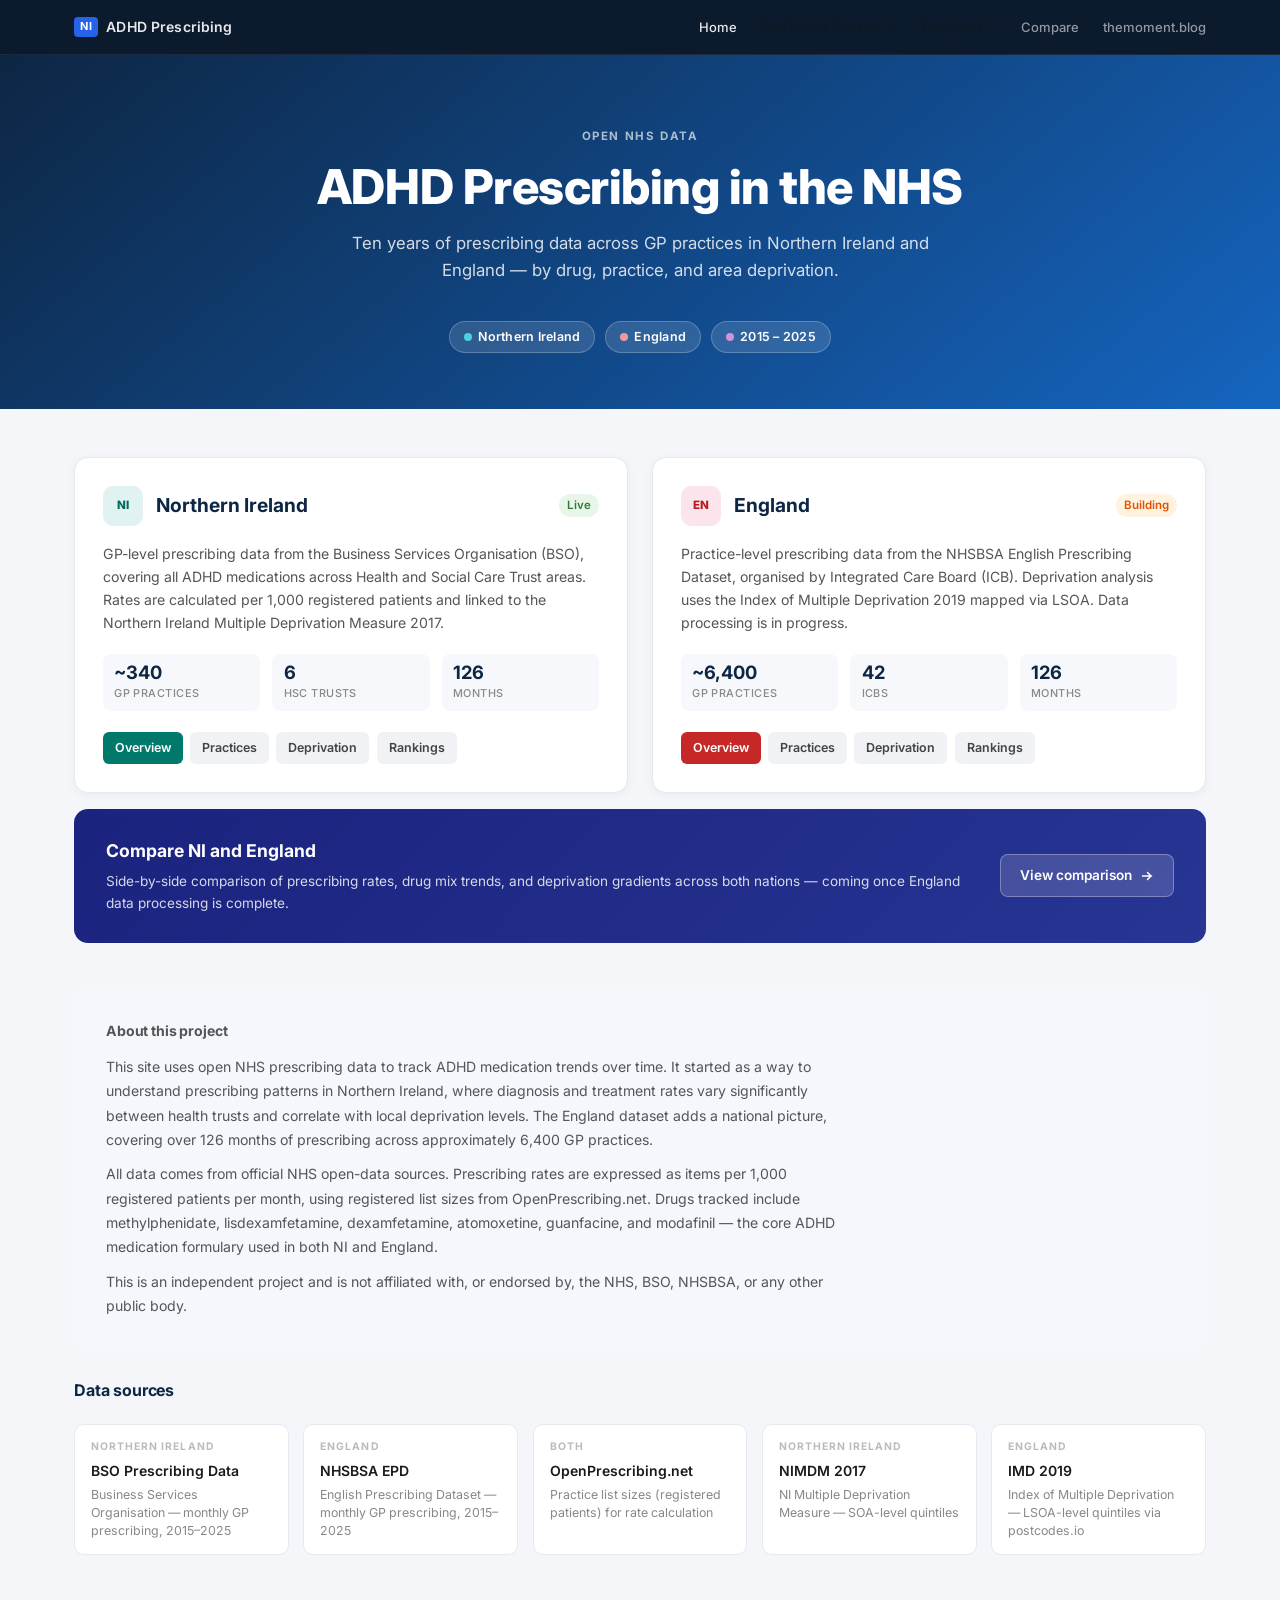
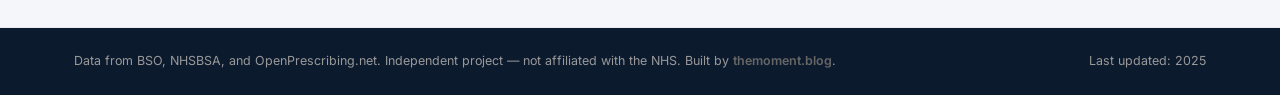
<file: site/index.html>
<!DOCTYPE html>
<html lang="en">
<head>
  <meta charset="UTF-8">
  <meta name="viewport" content="width=device-width, initial-scale=1.0">
  <meta name="description" content="Explore ten years of ADHD prescribing data across GP practices in Northern Ireland and England — by drug, practice, and area deprivation.">
  <title>ADHD Prescribing — NHS Data Explorer</title>
  <!-- Google tag (gtag.js) -->
  <script async src="https://www.googletagmanager.com/gtag/js?id=G-5LJ0CR89X2"></script>
  <script>
    window.dataLayer = window.dataLayer || [];
    function gtag(){dataLayer.push(arguments);}
    gtag('js', new Date());
    gtag('config', 'G-5LJ0CR89X2');
  </script>
  <link rel="preconnect" href="https://fonts.googleapis.com">
  <link rel="preconnect" href="https://fonts.gstatic.com" crossorigin>
  <link href="https://fonts.googleapis.com/css2?family=Inter:ital,wght@0,400;0,500;0,600;0,700;0,800;1,400&display=swap" rel="stylesheet">
  <link rel="stylesheet" href="css/style.css">
  <link rel="stylesheet" href="css/nav-ext.css">
</head>
<body>

  <header class="site-header">
    <div class="container header-inner">
      <a href="index.html" class="site-brand">
        <span class="brand-pill">NI</span>
        ADHD Prescribing
      </a>
      <nav class="site-nav" id="site-nav" aria-label="Site navigation">

        <a href="index.html" class="nav-link nav-link--active" aria-current="page">Home</a>

        <div class="nav-dropdown" data-dropdown>
          <button class="nav-link nav-dropdown-btn" aria-expanded="false" aria-haspopup="true">
            Northern Ireland
            <svg class="dropdown-arrow" width="10" height="6" viewBox="0 0 10 6" fill="none" aria-hidden="true">
              <path d="M1 1l4 4 4-4" stroke="currentColor" stroke-width="1.5" stroke-linecap="round" stroke-linejoin="round"/>
            </svg>
          </button>
          <div class="nav-dropdown-menu" role="menu">
            <a href="overview.html"    class="nav-dropdown-item" role="menuitem">Overview</a>
            <a href="deprivation.html" class="nav-dropdown-item" role="menuitem">Deprivation</a>
            <a href="practices.html"   class="nav-dropdown-item" role="menuitem">All Practices</a>
            <a href="rankings.html"    class="nav-dropdown-item" role="menuitem">Rankings</a>
          </div>
        </div>

        <div class="nav-dropdown" data-dropdown>
          <button class="nav-link nav-dropdown-btn" aria-expanded="false" aria-haspopup="true">
            England
            <svg class="dropdown-arrow" width="10" height="6" viewBox="0 0 10 6" fill="none" aria-hidden="true">
              <path d="M1 1l4 4 4-4" stroke="currentColor" stroke-width="1.5" stroke-linecap="round" stroke-linejoin="round"/>
            </svg>
          </button>
          <div class="nav-dropdown-menu" role="menu">
            <a href="england/index.html"       class="nav-dropdown-item" role="menuitem">Overview</a>
            <a href="england/deprivation.html" class="nav-dropdown-item" role="menuitem">Deprivation</a>
            <a href="england/practices.html"   class="nav-dropdown-item" role="menuitem">All Practices</a>
            <a href="england/rankings.html"    class="nav-dropdown-item" role="menuitem">Rankings</a>
          </div>
        </div>

        <a href="comparison.html" class="nav-link">Compare</a>
        <a href="https://themoment.blog" target="_blank" rel="noopener" class="nav-link">themoment.blog</a>

      </nav>
      <button class="nav-toggle" id="nav-toggle" aria-label="Open navigation menu" aria-expanded="false" aria-controls="site-nav">
        <span class="hamburger-bar"></span>
        <span class="hamburger-bar"></span>
        <span class="hamburger-bar"></span>
      </button>
    </div>
  </header>

  <!-- Hero -->
  <div class="home-hero">
    <div class="container">
      <p class="home-hero-eyebrow">Open NHS Data</p>
      <h1 class="home-hero-title">ADHD Prescribing in the NHS</h1>
      <p class="home-hero-subtitle">
        Ten years of prescribing data across GP practices in Northern Ireland
        and England — by drug, practice, and area deprivation.
      </p>
      <div class="home-hero-badges">
        <span class="hero-badge">
          <span class="hero-badge-dot hero-badge-dot--ni"></span>
          Northern Ireland
        </span>
        <span class="hero-badge">
          <span class="hero-badge-dot hero-badge-dot--en"></span>
          England
        </span>
        <span class="hero-badge">
          <span class="hero-badge-dot hero-badge-dot--cmp"></span>
          2015 – 2025
        </span>
      </div>
    </div>
  </div>

  <main>
    <div class="container">

      <!-- Section cards -->
      <div class="home-sections">

        <!-- Northern Ireland -->
        <div class="section-card">
          <div class="section-card-header">
            <div class="section-card-icon section-card-icon--ni">NI</div>
            <div class="section-card-title">Northern Ireland</div>
            <span class="section-card-status status--live">Live</span>
          </div>
          <p class="section-card-desc">
            GP-level prescribing data from the Business Services Organisation (BSO),
            covering all ADHD medications across Health and Social Care Trust areas.
            Rates are calculated per 1,000 registered patients and linked to the
            Northern Ireland Multiple Deprivation Measure 2017.
          </p>
          <div class="section-card-stats">
            <div class="stat-chip">
              <div class="stat-chip-value">~340</div>
              <div class="stat-chip-label">GP practices</div>
            </div>
            <div class="stat-chip">
              <div class="stat-chip-value">6</div>
              <div class="stat-chip-label">HSC Trusts</div>
            </div>
            <div class="stat-chip">
              <div class="stat-chip-value">126</div>
              <div class="stat-chip-label">months</div>
            </div>
          </div>
          <div class="section-card-links">
            <a href="overview.html"    class="card-link card-link--ni">Overview</a>
            <a href="practices.html"   class="card-link card-link--ghost">Practices</a>
            <a href="deprivation.html" class="card-link card-link--ghost">Deprivation</a>
            <a href="rankings.html"    class="card-link card-link--ghost">Rankings</a>
          </div>
        </div>

        <!-- England -->
        <div class="section-card">
          <div class="section-card-header">
            <div class="section-card-icon section-card-icon--england">EN</div>
            <div class="section-card-title">England</div>
            <span class="section-card-status status--building">Building</span>
          </div>
          <p class="section-card-desc">
            Practice-level prescribing data from the NHSBSA English Prescribing
            Dataset, organised by Integrated Care Board (ICB). Deprivation analysis
            uses the Index of Multiple Deprivation 2019 mapped via LSOA.
            Data processing is in progress.
          </p>
          <div class="section-card-stats">
            <div class="stat-chip">
              <div class="stat-chip-value">~6,400</div>
              <div class="stat-chip-label">GP practices</div>
            </div>
            <div class="stat-chip">
              <div class="stat-chip-value">42</div>
              <div class="stat-chip-label">ICBs</div>
            </div>
            <div class="stat-chip">
              <div class="stat-chip-value">126</div>
              <div class="stat-chip-label">months</div>
            </div>
          </div>
          <div class="section-card-links">
            <a href="england/index.html"       class="card-link card-link--en">Overview</a>
            <a href="england/practices.html"   class="card-link card-link--ghost">Practices</a>
            <a href="england/deprivation.html" class="card-link card-link--ghost">Deprivation</a>
            <a href="england/rankings.html"    class="card-link card-link--ghost">Rankings</a>
          </div>
        </div>

      </div><!-- /home-sections -->

      <!-- Compare teaser -->
      <div class="compare-teaser">
        <div class="compare-teaser-text">
          <h2>Compare NI and England</h2>
          <p>
            Side-by-side comparison of prescribing rates, drug mix trends, and
            deprivation gradients across both nations — coming once England
            data processing is complete.
          </p>
        </div>
        <a href="comparison.html" class="compare-teaser-btn">
          View comparison
          <svg width="14" height="14" viewBox="0 0 14 14" fill="none" aria-hidden="true">
            <path d="M2.5 7h9M7.5 3.5L11 7l-3.5 3.5" stroke="currentColor" stroke-width="1.5" stroke-linecap="round" stroke-linejoin="round"/>
          </svg>
        </a>
      </div>

      <!-- About -->
      <div class="home-about">
        <p class="home-section-title">About this project</p>
        <p>
          This site uses open NHS prescribing data to track ADHD medication trends
          over time. It started as a way to understand prescribing patterns in
          Northern Ireland, where diagnosis and treatment rates vary significantly
          between health trusts and correlate with local deprivation levels. The England
          dataset adds a national picture, covering over 126 months of prescribing
          across approximately 6,400 GP practices.
        </p>
        <p>
          All data comes from official NHS open-data sources. Prescribing rates
          are expressed as items per 1,000 registered patients per month, using
          registered list sizes from OpenPrescribing.net. Drugs tracked include
          methylphenidate, lisdexamfetamine, dexamfetamine, atomoxetine, guanfacine,
          and modafinil — the core ADHD medication formulary used in both NI and England.
        </p>
        <p>
          This is an independent project and is not affiliated with, or endorsed by,
          the NHS, BSO, NHSBSA, or any other public body.
        </p>
      </div>

      <!-- Data sources -->
      <p class="home-section-title" style="margin-bottom: 0.75rem;">Data sources</p>
      <div class="data-sources">
        <div class="data-source-card">
          <div class="ds-region">Northern Ireland</div>
          <div class="ds-name">BSO Prescribing Data</div>
          <div class="ds-detail">Business Services Organisation — monthly GP prescribing, 2015–2025</div>
        </div>
        <div class="data-source-card">
          <div class="ds-region">England</div>
          <div class="ds-name">NHSBSA EPD</div>
          <div class="ds-detail">English Prescribing Dataset — monthly GP prescribing, 2015–2025</div>
        </div>
        <div class="data-source-card">
          <div class="ds-region">Both</div>
          <div class="ds-name">OpenPrescribing.net</div>
          <div class="ds-detail">Practice list sizes (registered patients) for rate calculation</div>
        </div>
        <div class="data-source-card">
          <div class="ds-region">Northern Ireland</div>
          <div class="ds-name">NIMDM 2017</div>
          <div class="ds-detail">NI Multiple Deprivation Measure — SOA-level quintiles</div>
        </div>
        <div class="data-source-card">
          <div class="ds-region">England</div>
          <div class="ds-name">IMD 2019</div>
          <div class="ds-detail">Index of Multiple Deprivation — LSOA-level quintiles via postcodes.io</div>
        </div>
      </div>

    </div><!-- /container -->
  </main>

  <footer class="site-footer">
    <div class="container footer-inner">
      <p class="footer-text">
        Data from BSO, NHSBSA, and OpenPrescribing.net. Independent project —
        not affiliated with the NHS.
        Built by <a href="https://themoment.blog" target="_blank" rel="noopener">themoment.blog</a>.
      </p>
      <p class="footer-text">Last updated: 2025</p>
    </div>
  </footer>

  <script src="js/nav.js"></script>
  <script src="js/dropdown-nav.js"></script>

</body>
</html>
</file>
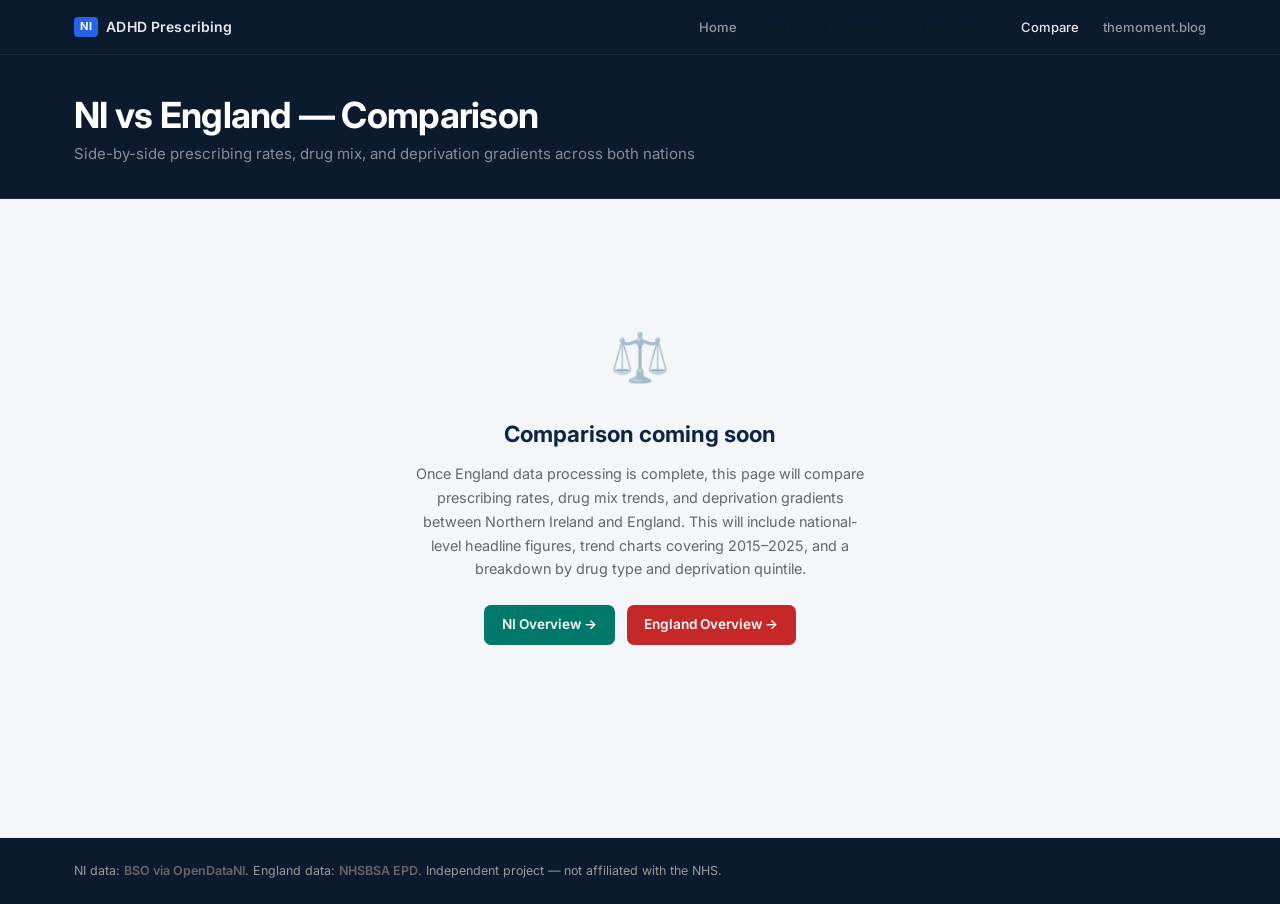
<file: site/comparison.html>
<!DOCTYPE html>
<html lang="en">
<head>
  <meta charset="UTF-8">
  <meta name="viewport" content="width=device-width, initial-scale=1.0">
  <meta name="description" content="Side-by-side comparison of ADHD prescribing in Northern Ireland and England — rates, drug mix, and deprivation gradients.">
  <title>NI vs England — ADHD Prescribing Comparison</title>
  <!-- Google tag (gtag.js) -->
  <script async src="https://www.googletagmanager.com/gtag/js?id=G-5LJ0CR89X2"></script>
  <script>
    window.dataLayer = window.dataLayer || [];
    function gtag(){dataLayer.push(arguments);}
    gtag('js', new Date());
    gtag('config', 'G-5LJ0CR89X2');
  </script>
  <link rel="preconnect" href="https://fonts.googleapis.com">
  <link rel="preconnect" href="https://fonts.gstatic.com" crossorigin>
  <link href="https://fonts.googleapis.com/css2?family=Inter:ital,wght@0,400;0,500;0,600;0,700;0,800;1,400&display=swap" rel="stylesheet">
  <link rel="stylesheet" href="css/style.css">
  <link rel="stylesheet" href="css/nav-ext.css">
</head>
<body>

  <header class="site-header">
    <div class="container header-inner">
      <a href="index.html" class="site-brand">
        <span class="brand-pill">NI</span>
        ADHD Prescribing
      </a>
      <nav class="site-nav" id="site-nav" aria-label="Site navigation">

        <a href="index.html" class="nav-link">Home</a>

        <div class="nav-dropdown" data-dropdown>
          <button class="nav-link nav-dropdown-btn" aria-expanded="false" aria-haspopup="true">
            Northern Ireland
            <svg class="dropdown-arrow" width="10" height="6" viewBox="0 0 10 6" fill="none" aria-hidden="true">
              <path d="M1 1l4 4 4-4" stroke="currentColor" stroke-width="1.5" stroke-linecap="round" stroke-linejoin="round"/>
            </svg>
          </button>
          <div class="nav-dropdown-menu" role="menu">
            <a href="overview.html"    class="nav-dropdown-item" role="menuitem">Overview</a>
            <a href="deprivation.html" class="nav-dropdown-item" role="menuitem">Deprivation</a>
            <a href="practices.html"   class="nav-dropdown-item" role="menuitem">All Practices</a>
            <a href="rankings.html"    class="nav-dropdown-item" role="menuitem">Rankings</a>
          </div>
        </div>

        <div class="nav-dropdown" data-dropdown>
          <button class="nav-link nav-dropdown-btn" aria-expanded="false" aria-haspopup="true">
            England
            <svg class="dropdown-arrow" width="10" height="6" viewBox="0 0 10 6" fill="none" aria-hidden="true">
              <path d="M1 1l4 4 4-4" stroke="currentColor" stroke-width="1.5" stroke-linecap="round" stroke-linejoin="round"/>
            </svg>
          </button>
          <div class="nav-dropdown-menu" role="menu">
            <a href="england/index.html"       class="nav-dropdown-item" role="menuitem">Overview</a>
            <a href="england/deprivation.html" class="nav-dropdown-item" role="menuitem">Deprivation</a>
            <a href="england/practices.html"   class="nav-dropdown-item" role="menuitem">All Practices</a>
            <a href="england/rankings.html"    class="nav-dropdown-item" role="menuitem">Rankings</a>
          </div>
        </div>

        <a href="comparison.html" class="nav-link nav-link--active" aria-current="page">Compare</a>
        <a href="https://themoment.blog" target="_blank" rel="noopener" class="nav-link">themoment.blog</a>

      </nav>
      <button class="nav-toggle" id="nav-toggle" aria-label="Open navigation menu" aria-expanded="false" aria-controls="site-nav">
        <span class="hamburger-bar"></span>
        <span class="hamburger-bar"></span>
        <span class="hamburger-bar"></span>
      </button>
    </div>
  </header>

  <!-- Page banner -->
  <div class="browse-banner">
    <div class="container">
      <div class="browse-banner-inner">
        <div>
          <h1 class="browse-title">NI vs England — Comparison</h1>
          <p class="browse-subtitle">Side-by-side prescribing rates, drug mix, and deprivation gradients across both nations</p>
        </div>
      </div>
    </div>
  </div>

  <main>
    <div class="container overview-page">
      <div class="coming-soon-wrap">
        <div class="coming-soon-icon">⚖️</div>
        <h2 class="coming-soon-title">Comparison coming soon</h2>
        <p class="coming-soon-desc">
          Once England data processing is complete, this page will compare prescribing
          rates, drug mix trends, and deprivation gradients between Northern Ireland and England.
          This will include national-level headline figures, trend charts covering 2015–2025,
          and a breakdown by drug type and deprivation quintile.
        </p>
        <div style="display:flex;gap:0.75rem;justify-content:center;flex-wrap:wrap;">
          <a href="overview.html"        class="coming-soon-link coming-soon-link--ni">NI Overview →</a>
          <a href="england/index.html"   class="coming-soon-link">England Overview →</a>
        </div>
      </div>
    </div>
  </main>

  <footer class="site-footer">
    <div class="container footer-inner">
      <p class="footer-text">
        NI data: <a href="https://www.opendatani.gov.uk/" target="_blank" rel="noopener">BSO via OpenDataNI</a>.
        England data: <a href="https://www.nhsbsa.nhs.uk/prescription-data/prescribing-data/english-prescribing-data-epd" target="_blank" rel="noopener">NHSBSA EPD</a>.
        Independent project — not affiliated with the NHS.
      </p>
    </div>
  </footer>

  <script src="js/nav.js"></script>
  <script src="js/dropdown-nav.js"></script>

</body>
</html>
</file>
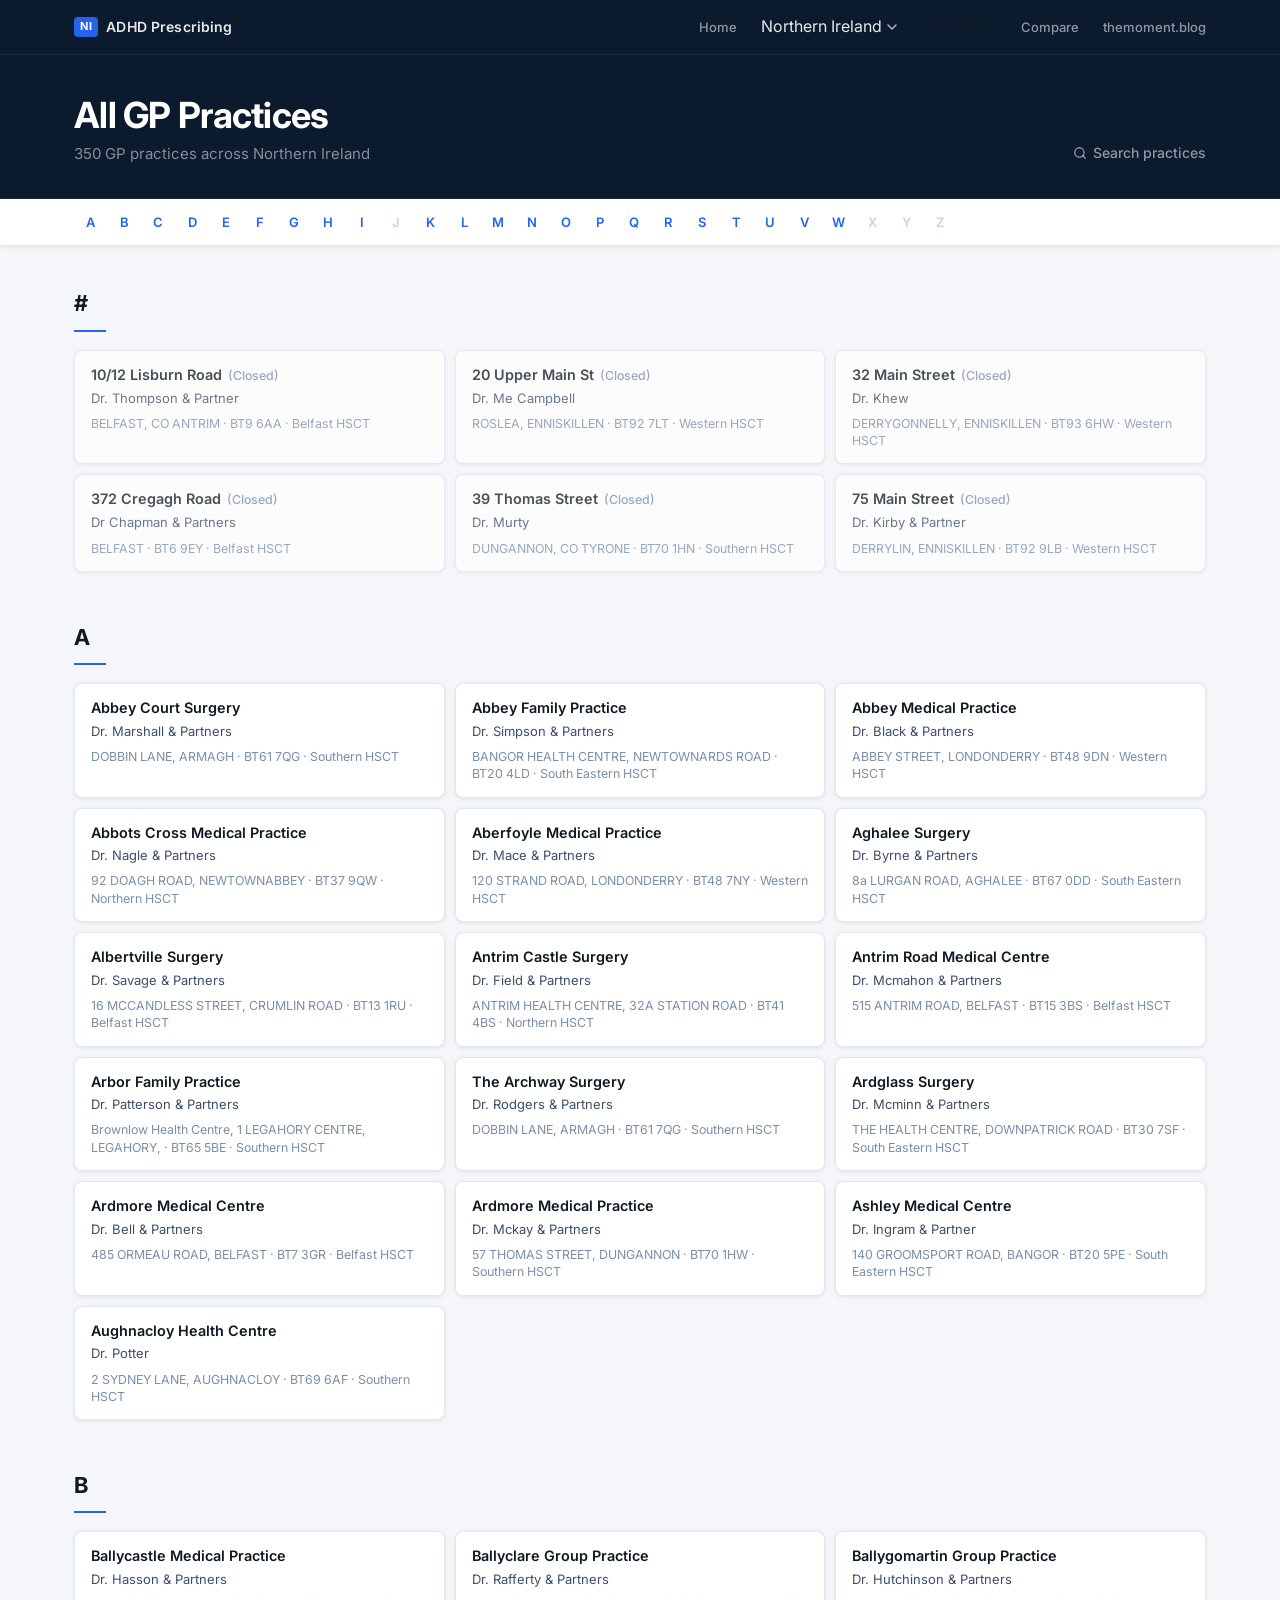
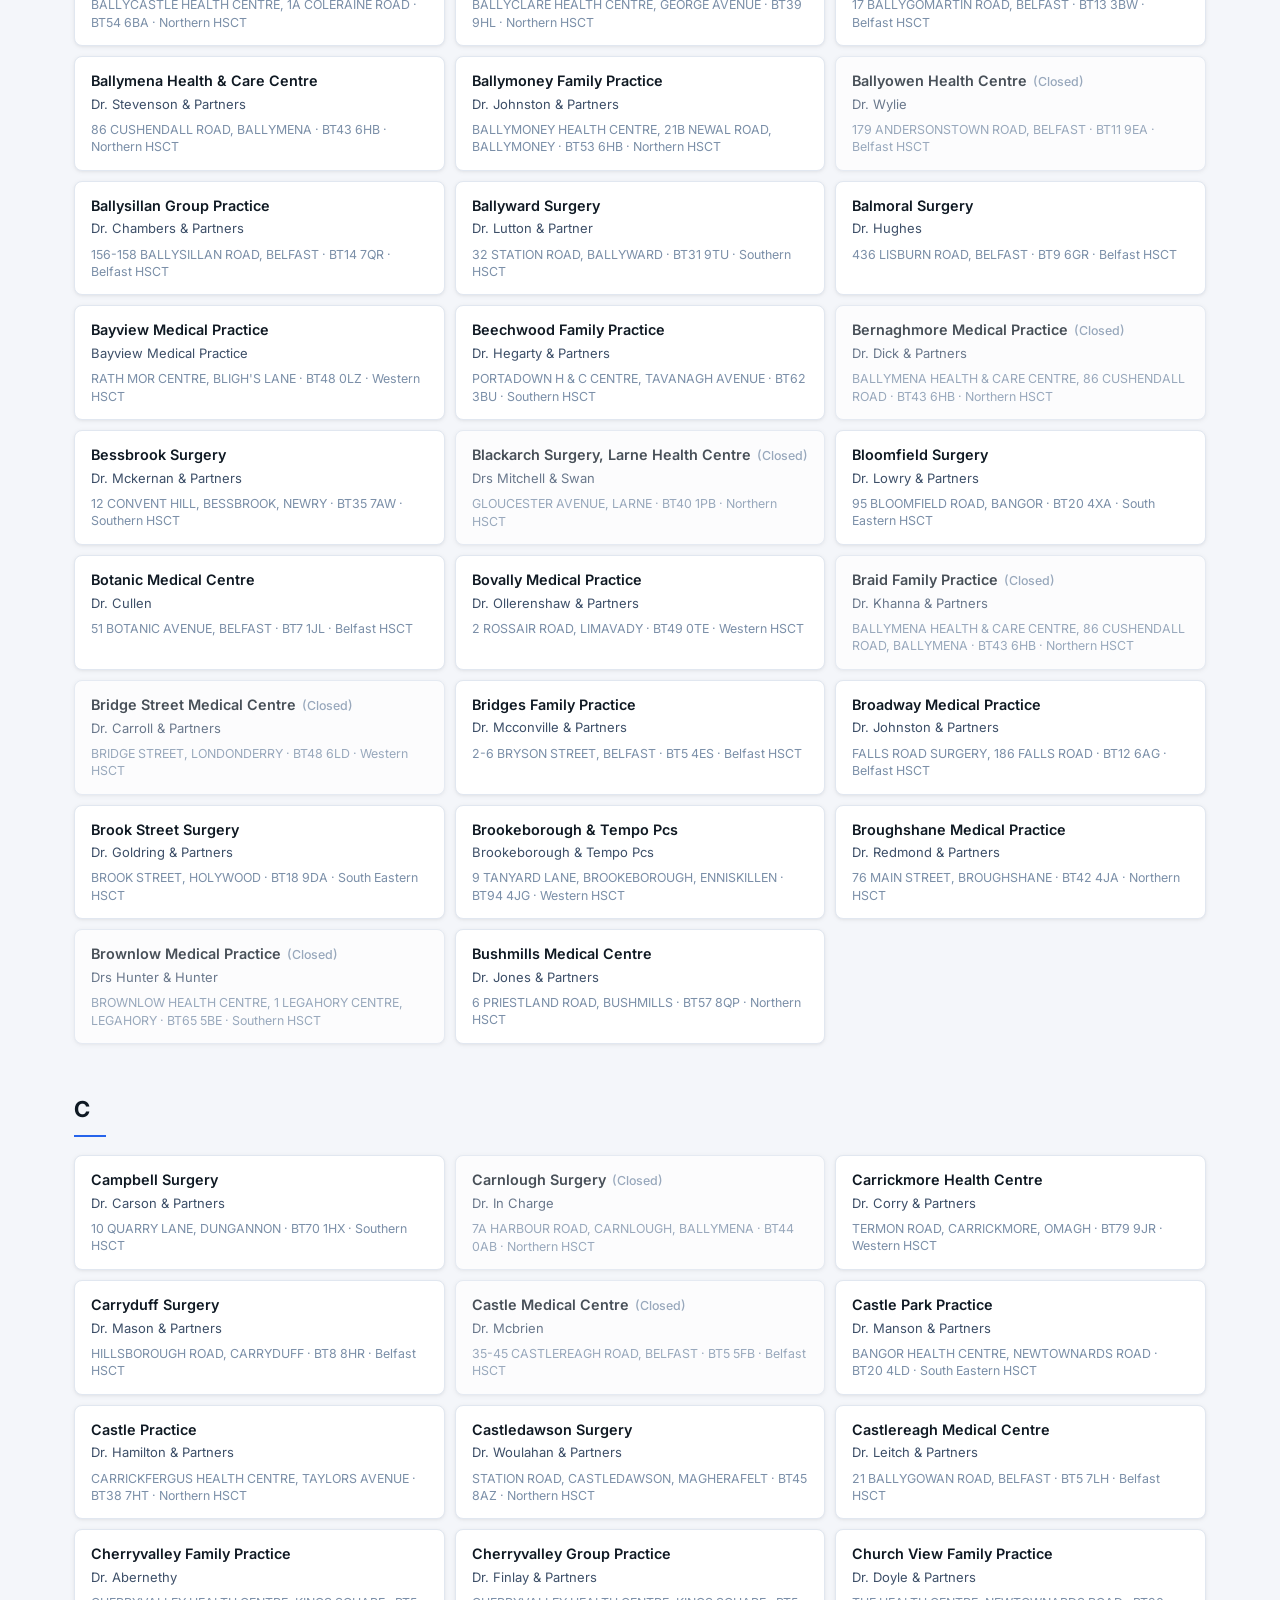
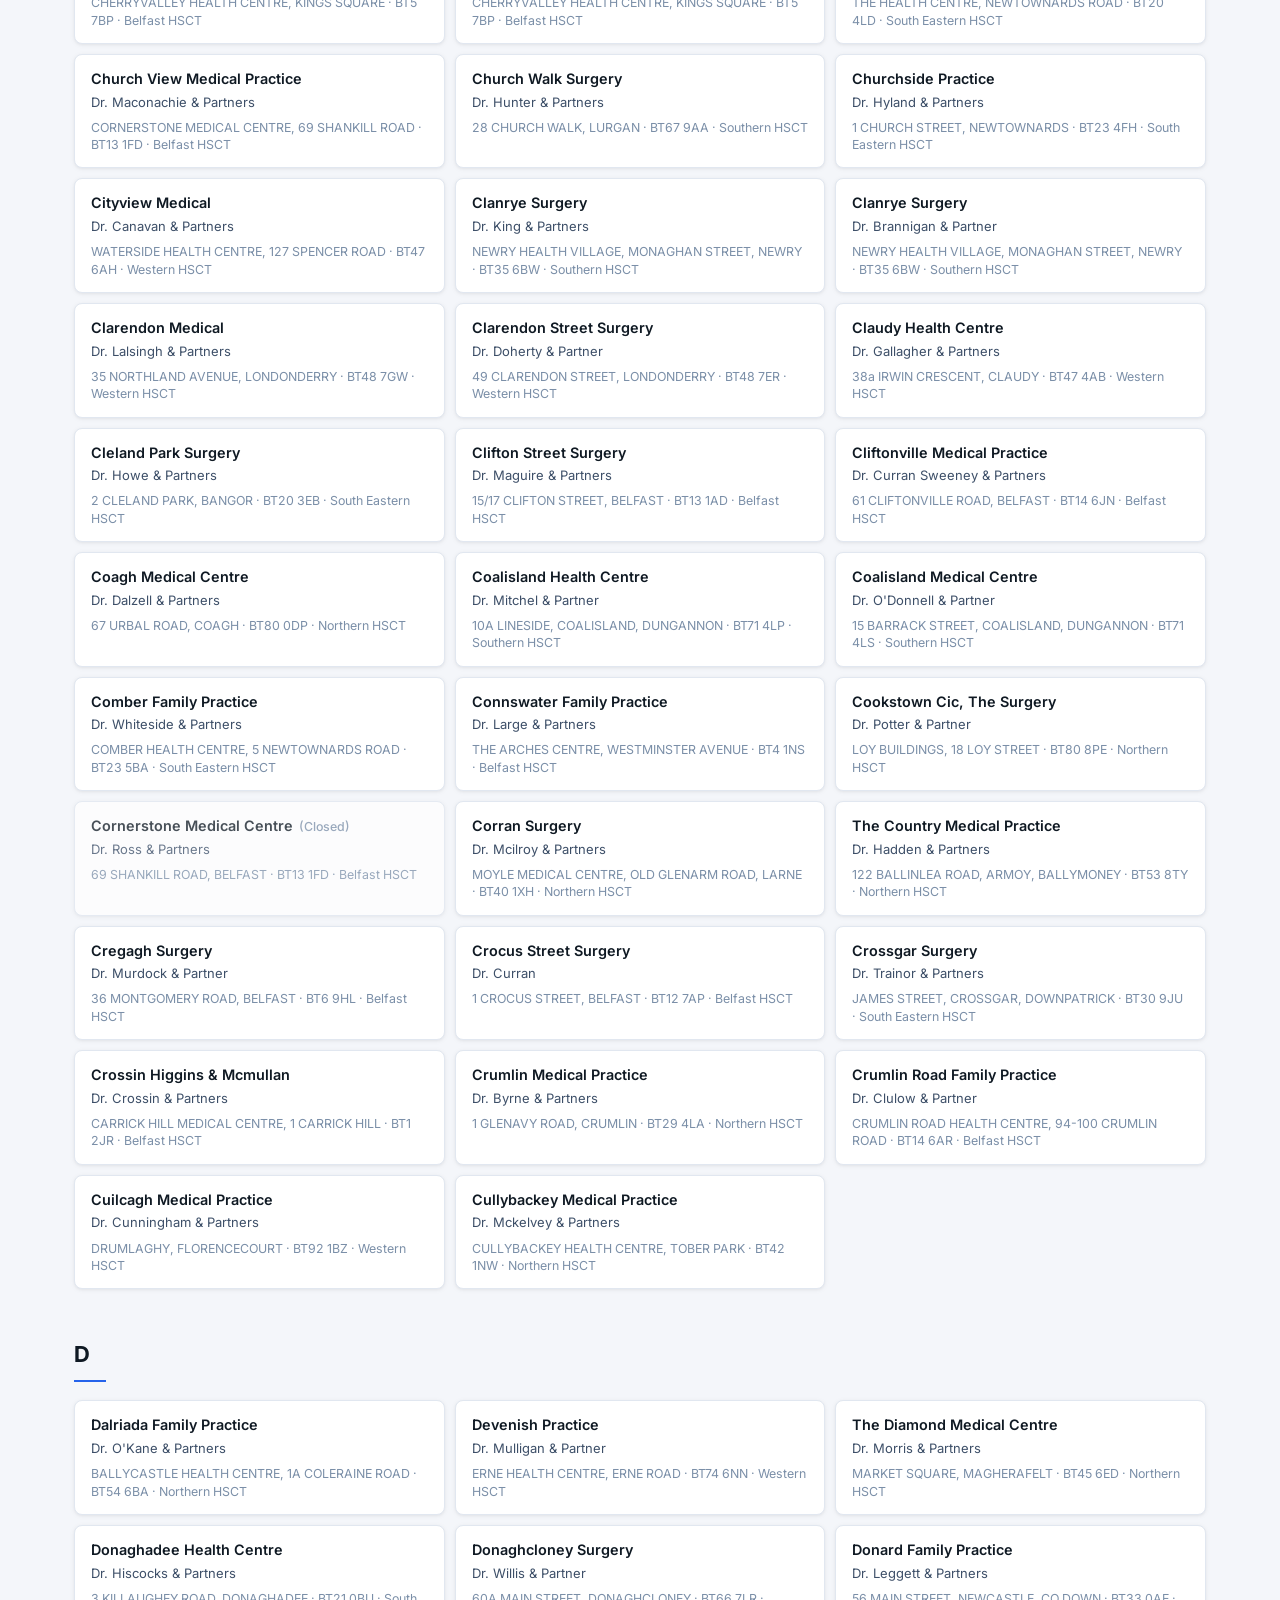
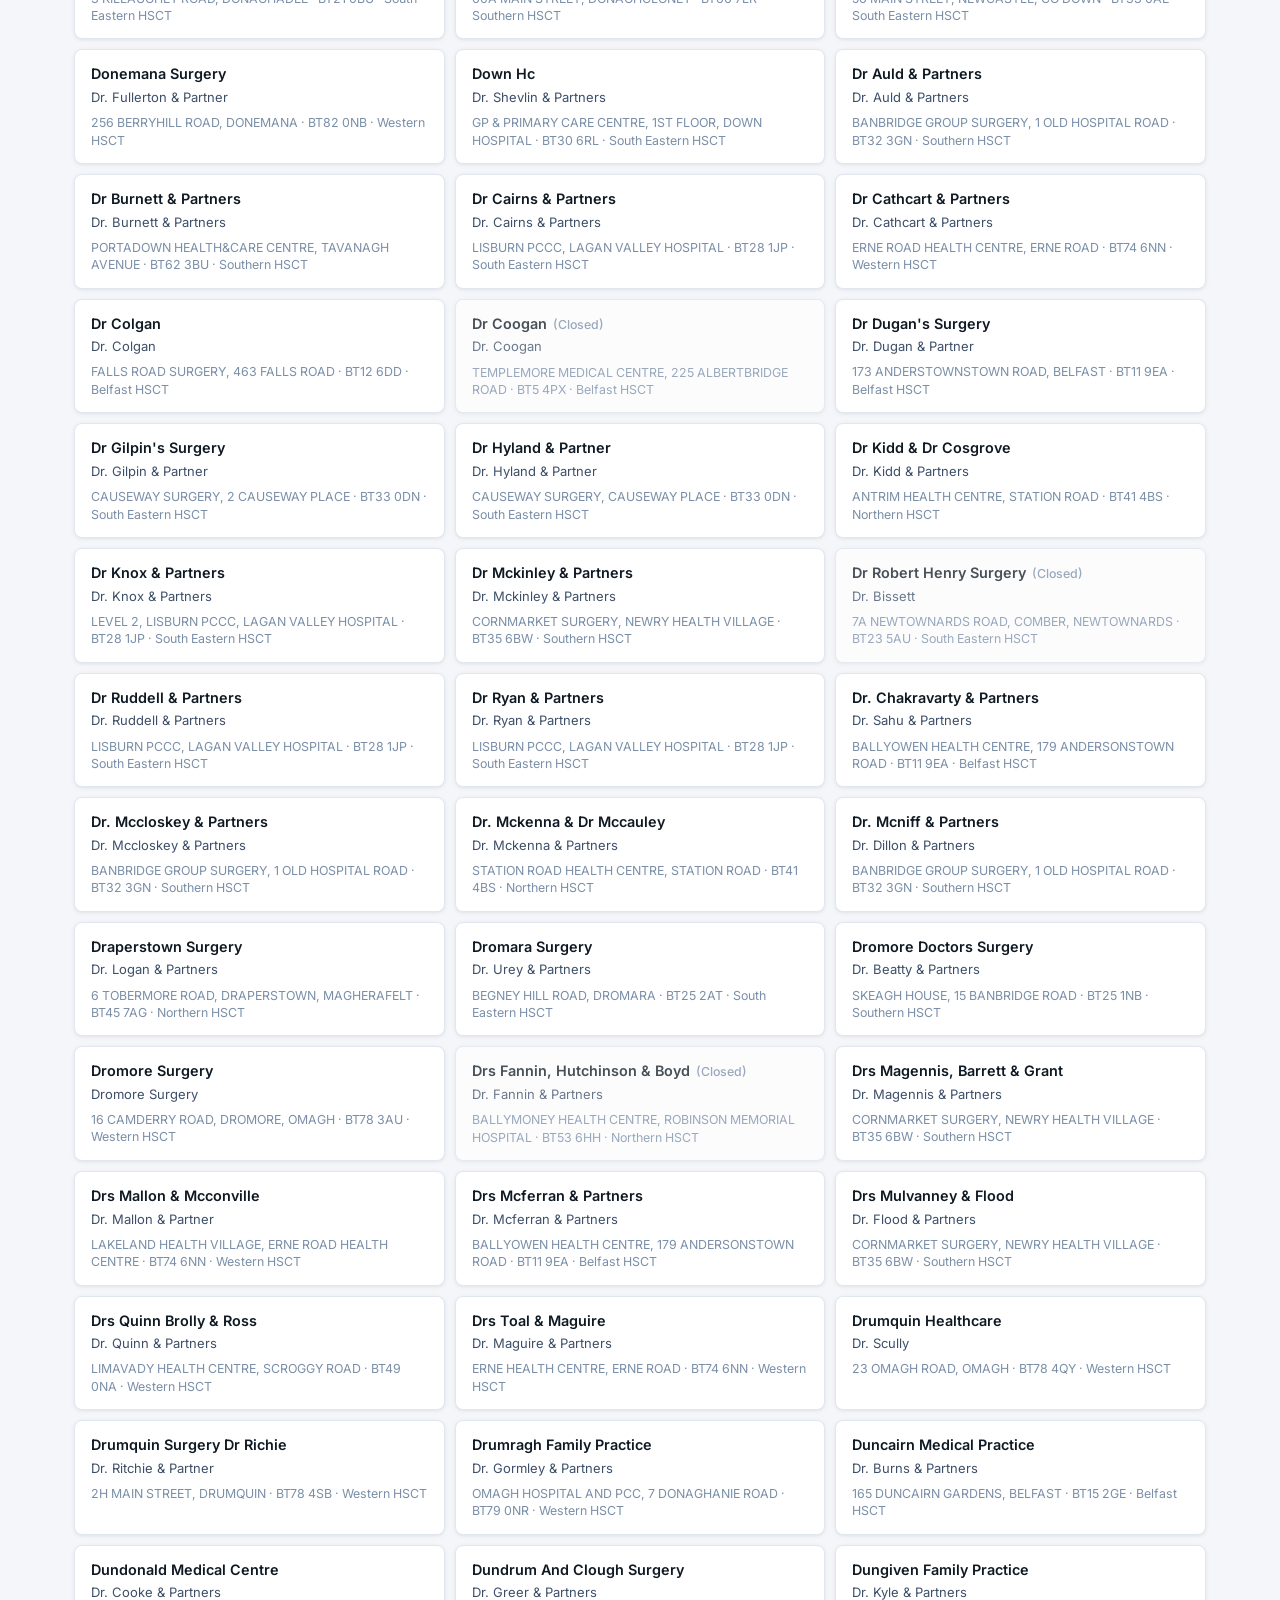
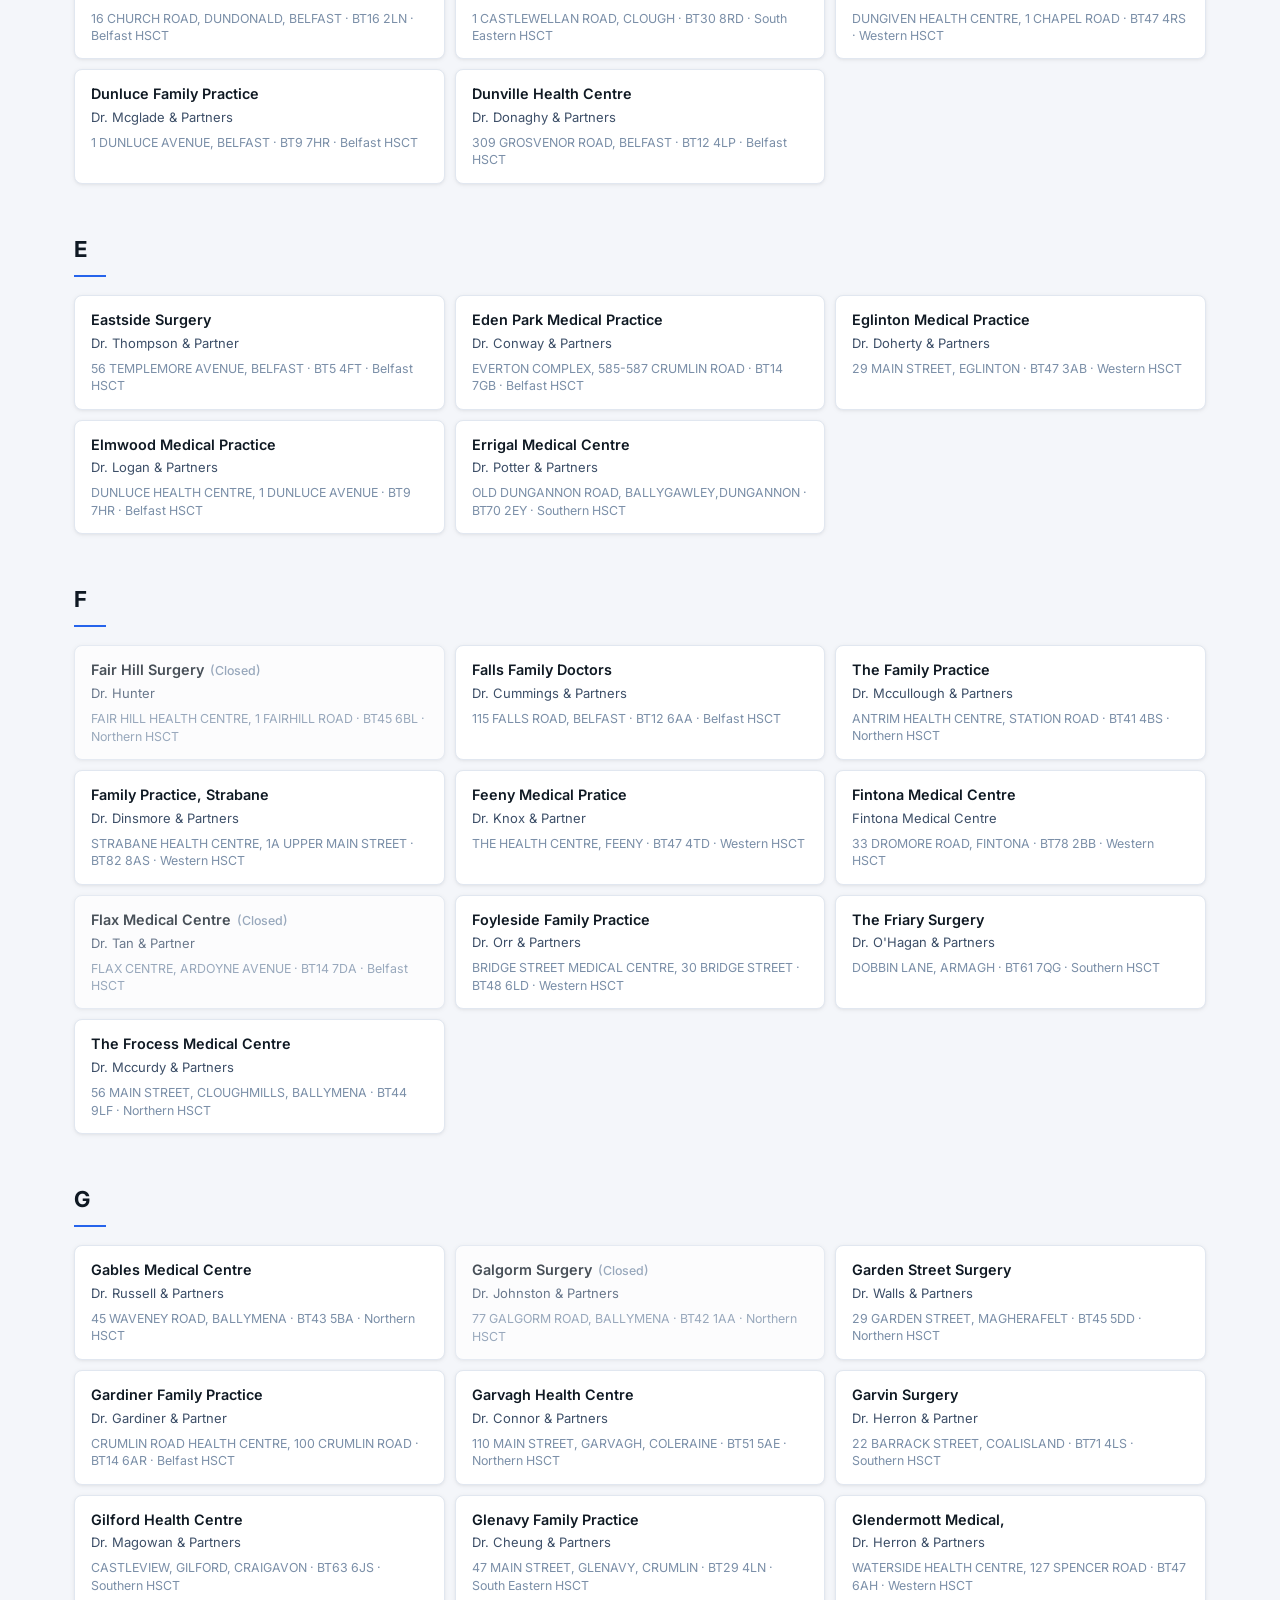
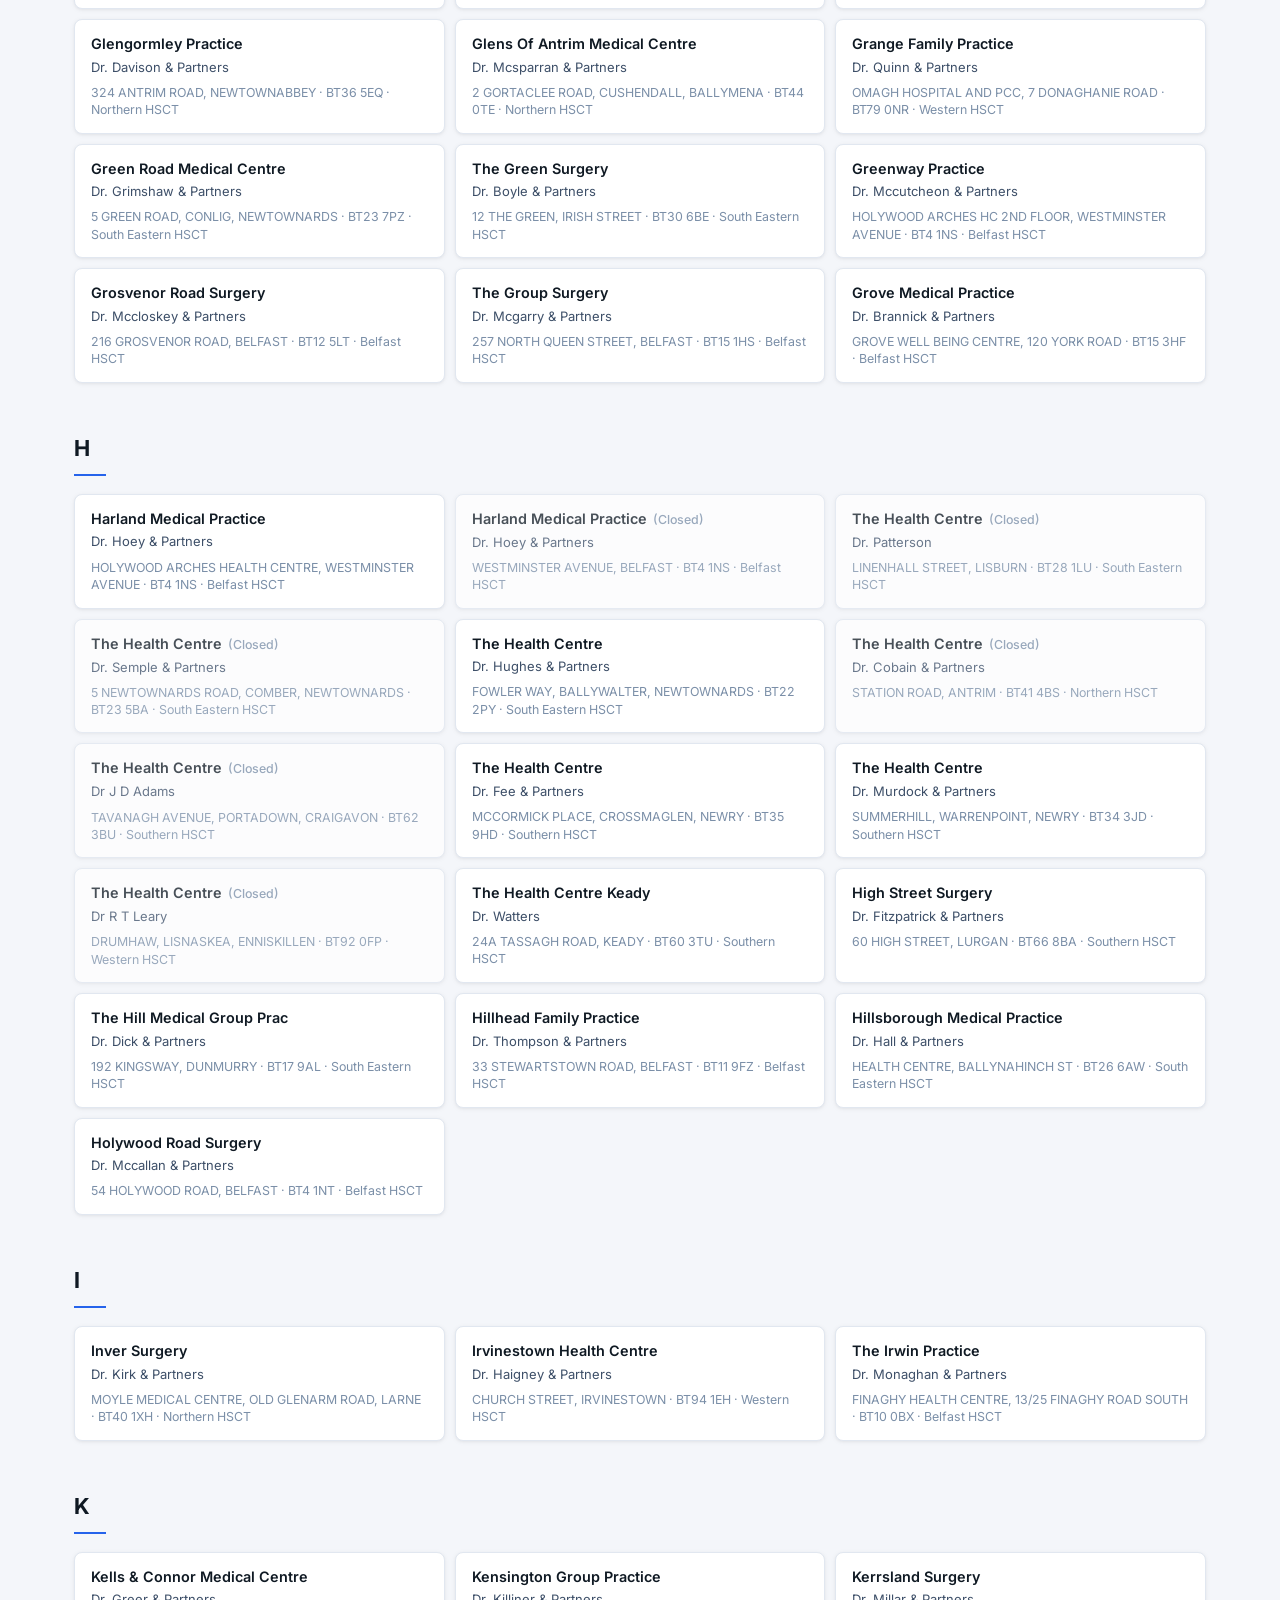
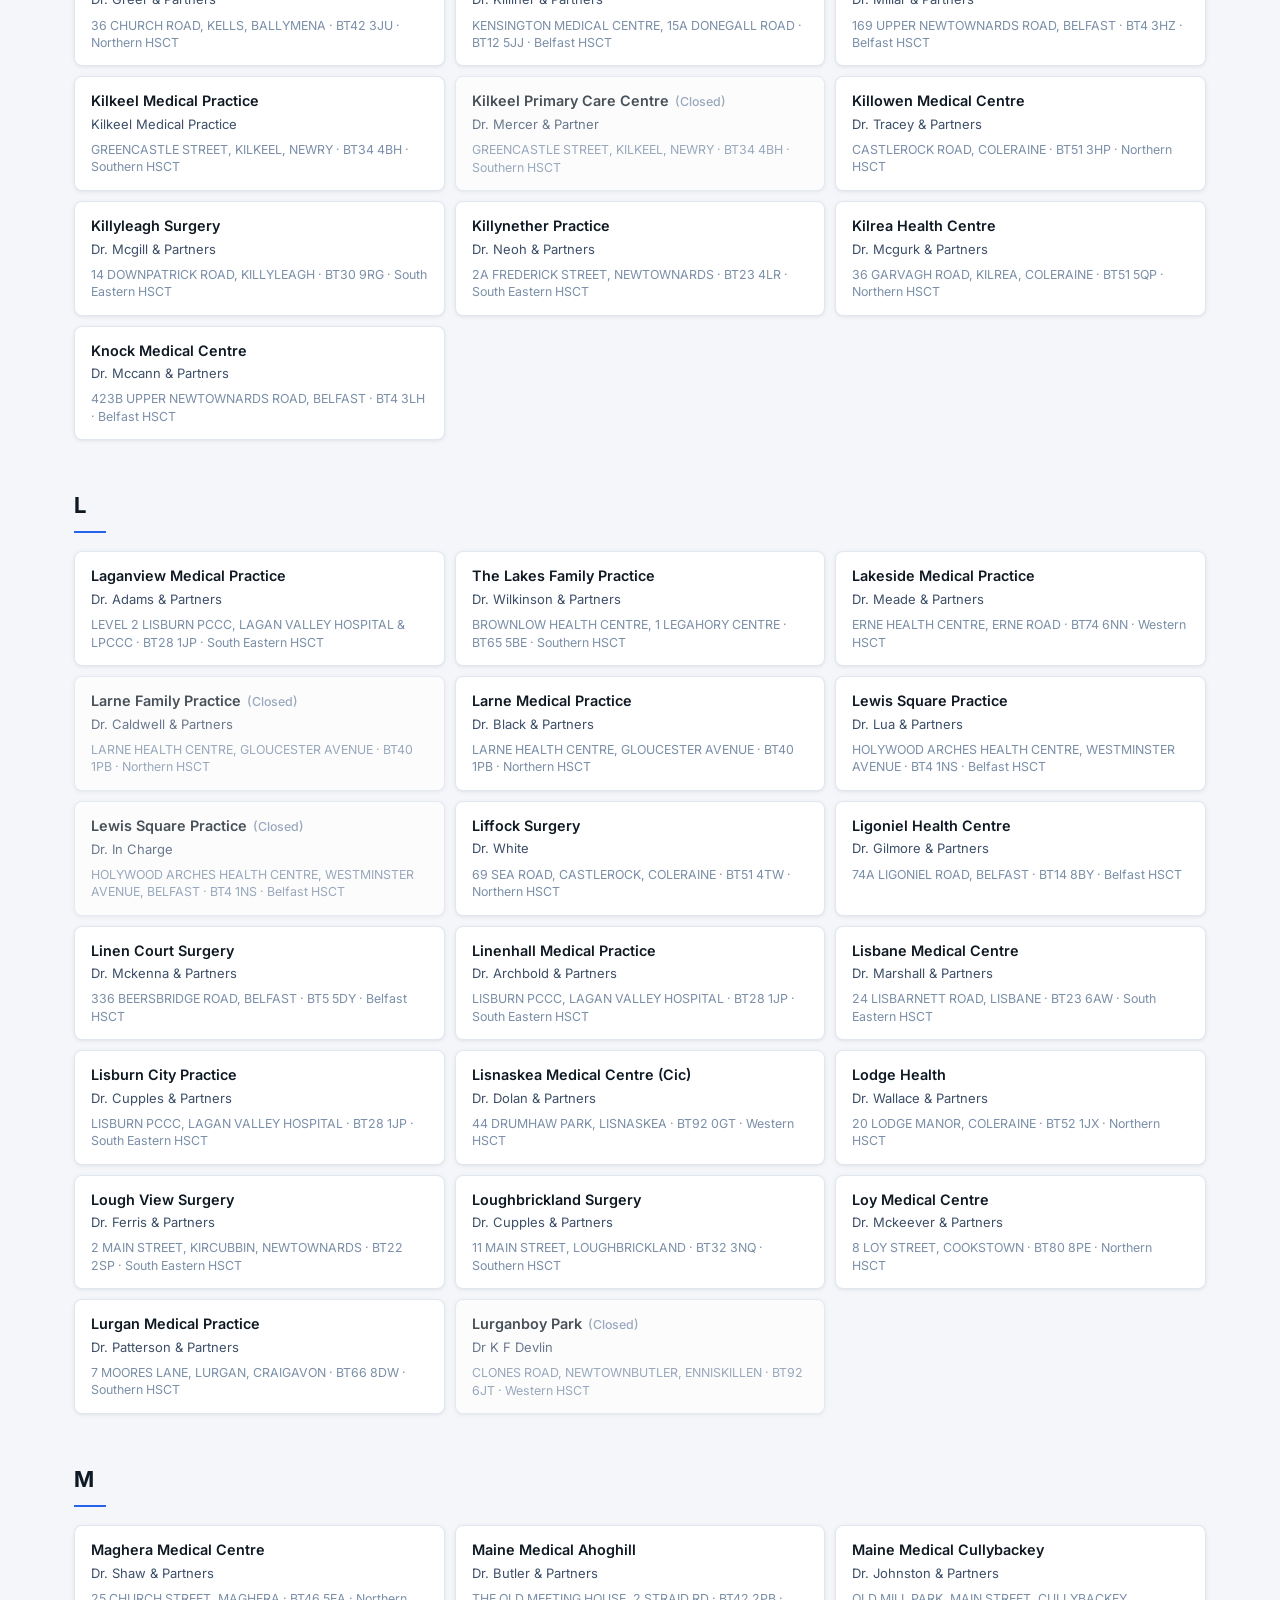
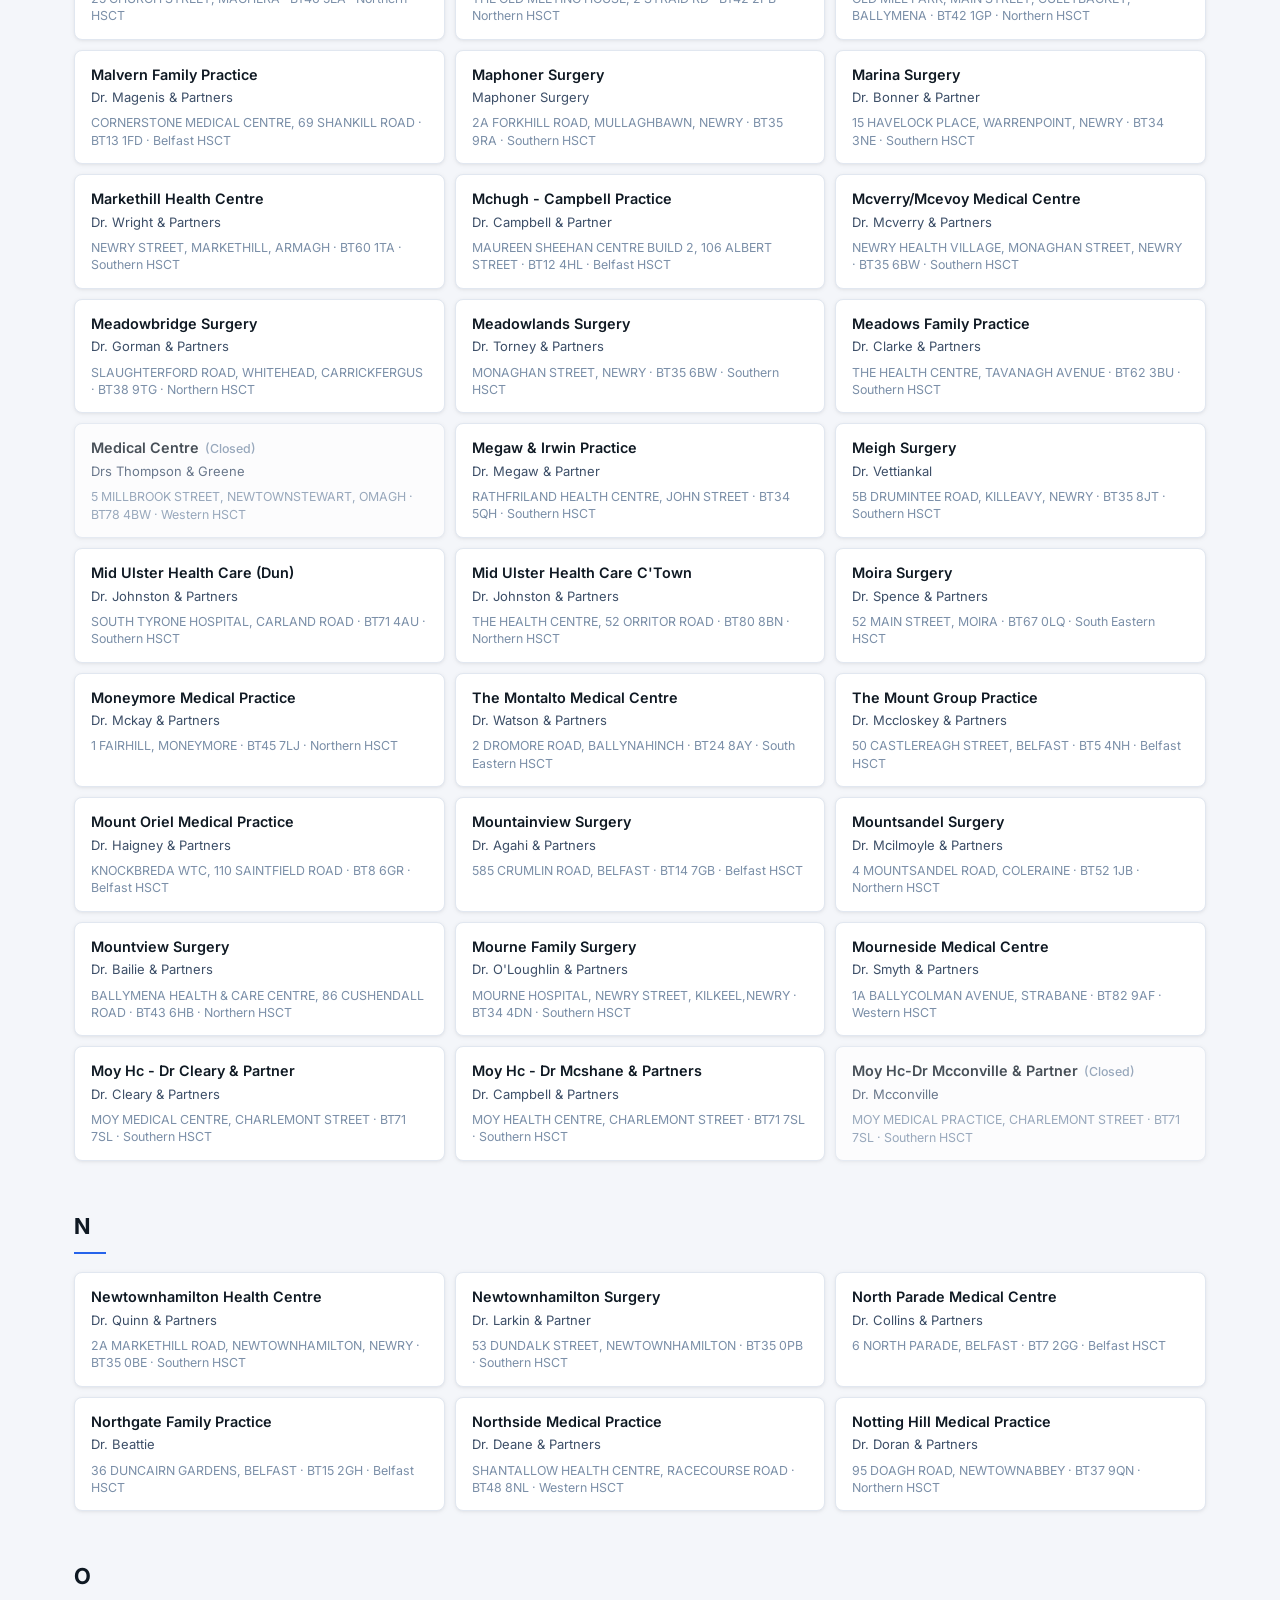
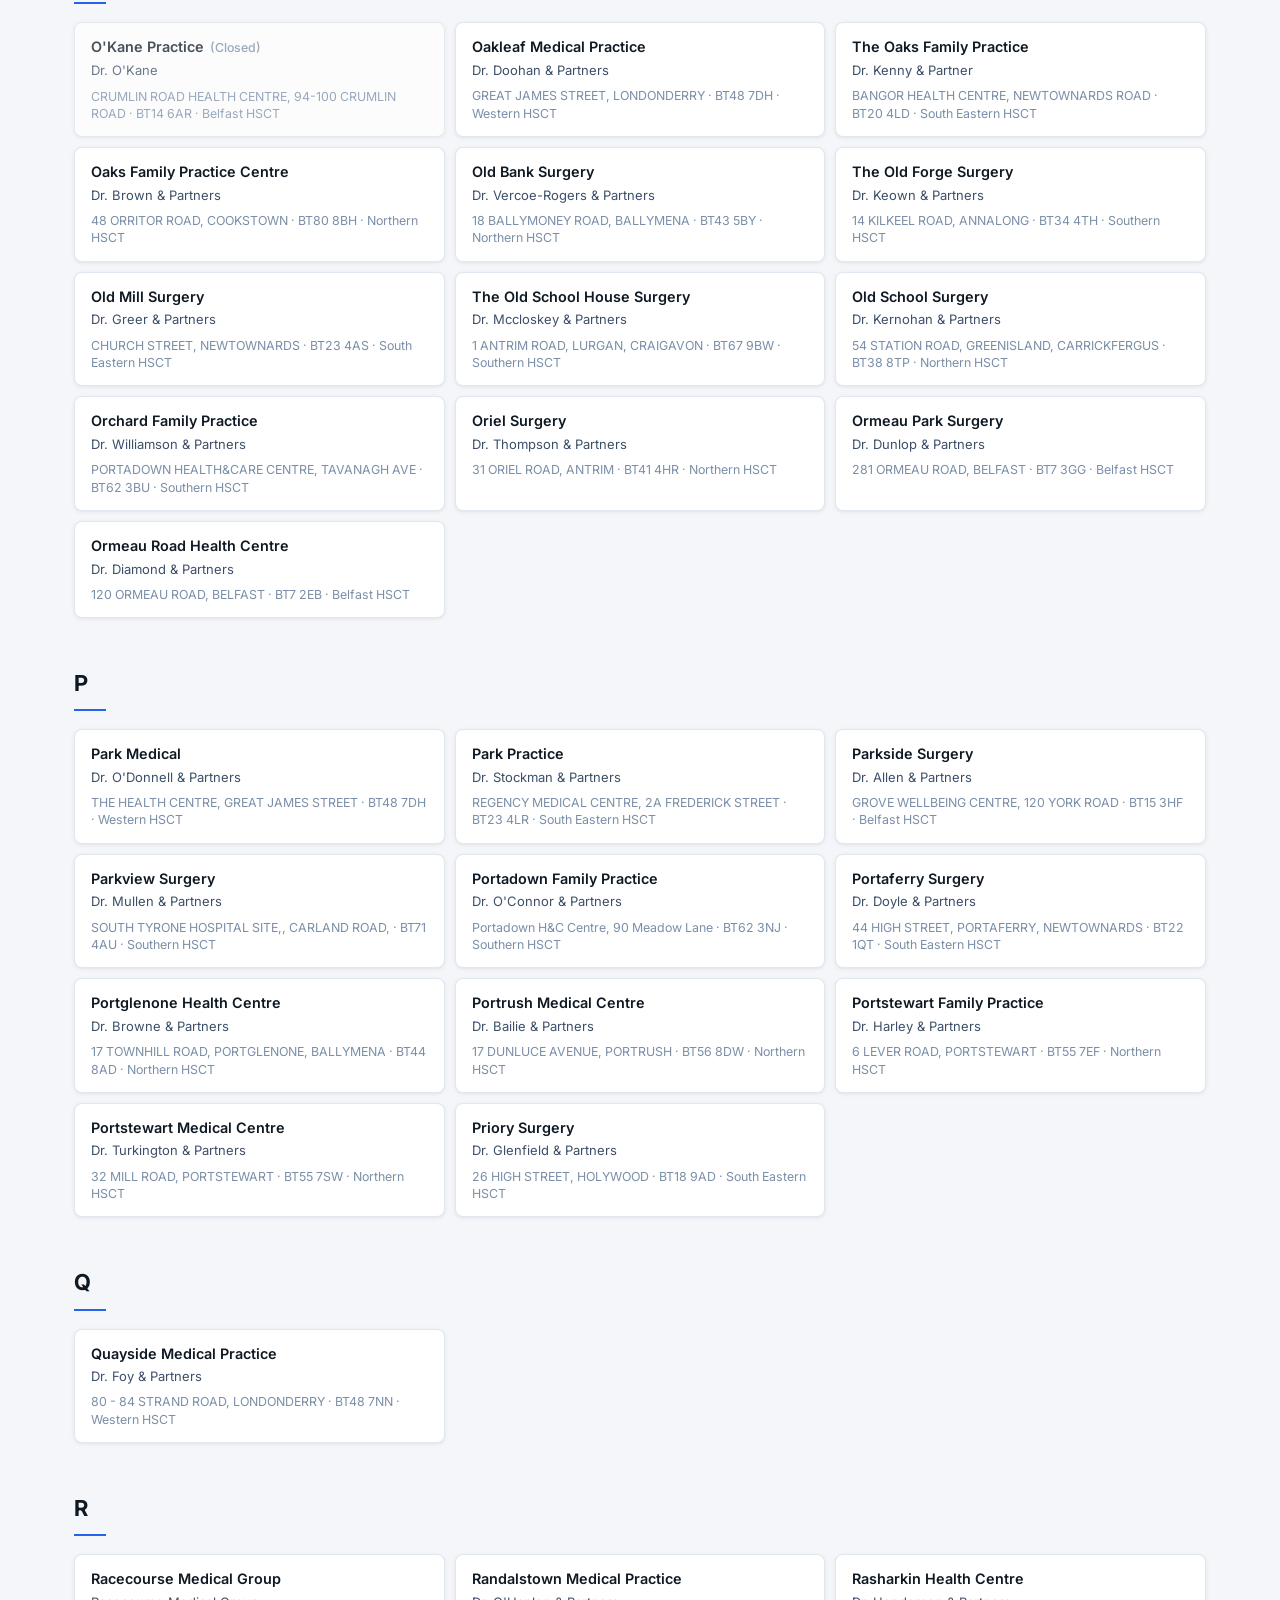
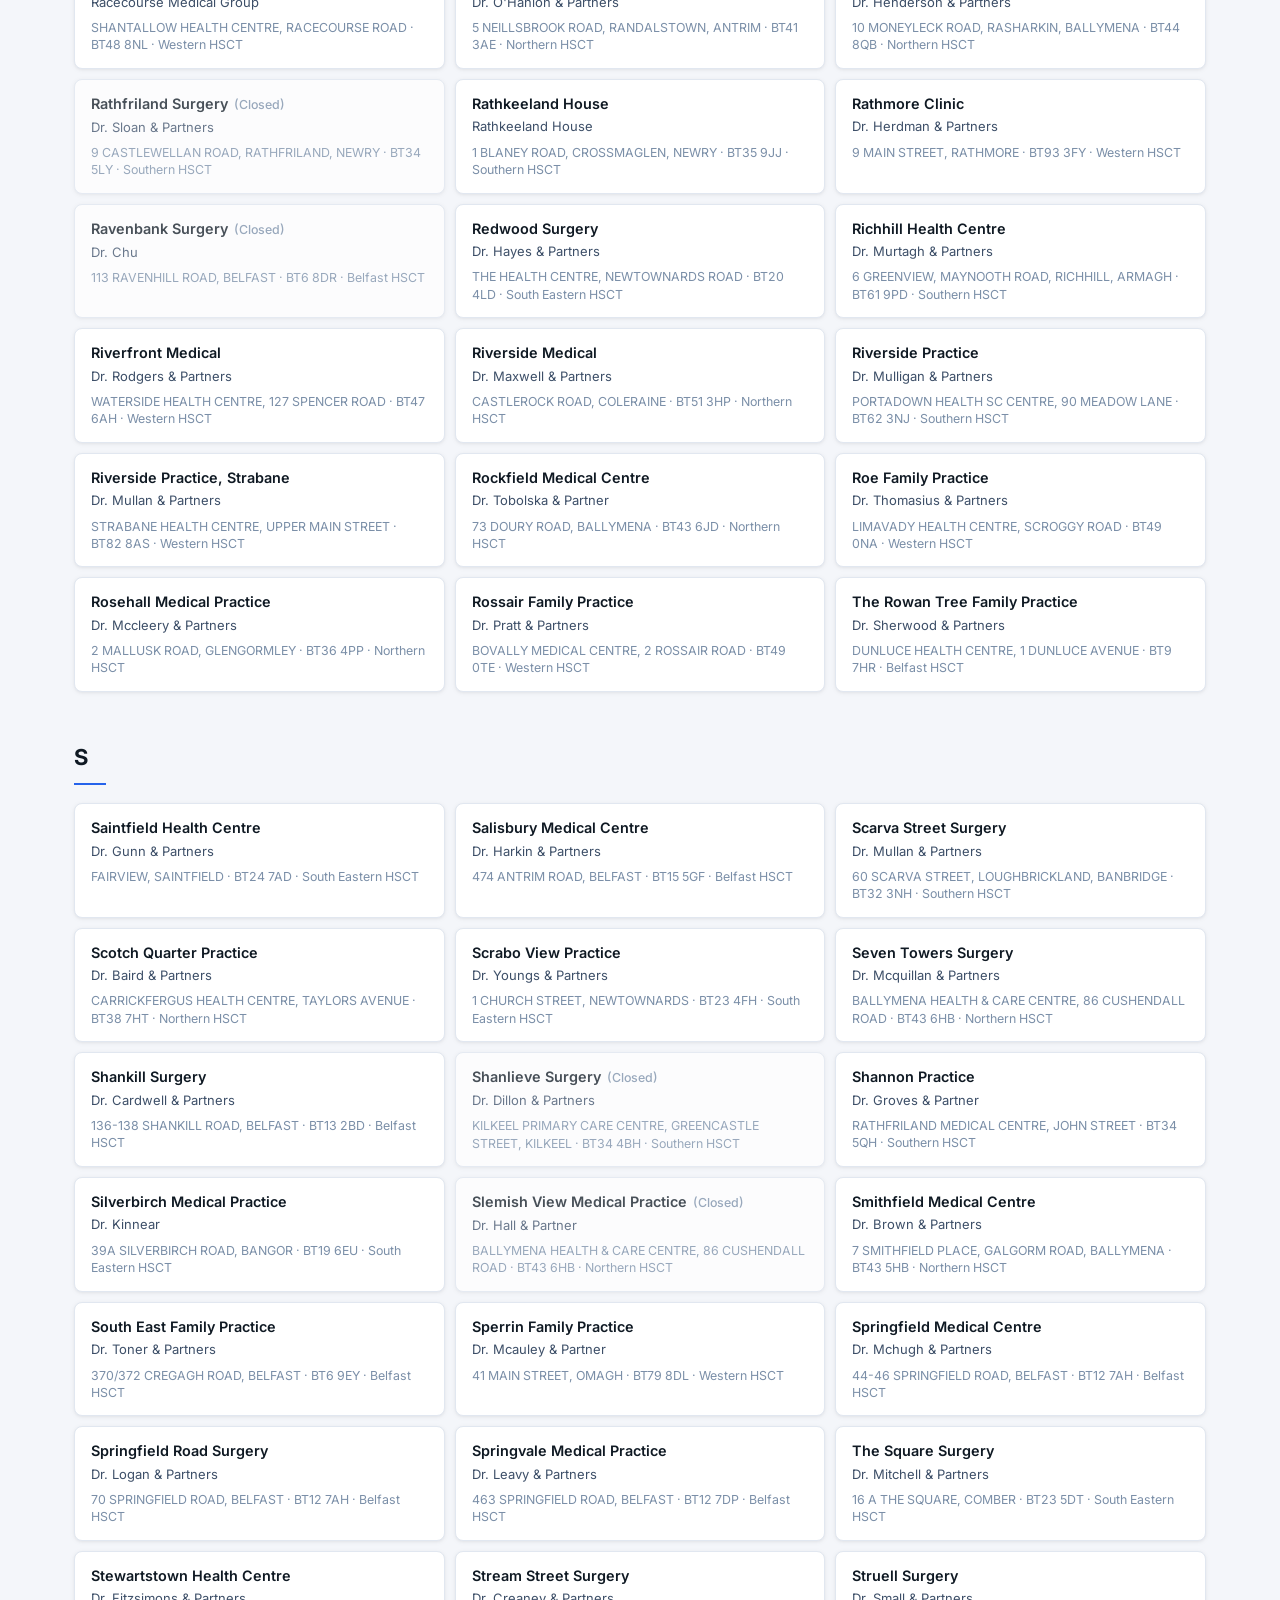
<file: site/practices.html>
<!DOCTYPE html>
<html lang="en">
<head>
  <meta charset="UTF-8">
  <meta name="viewport" content="width=device-width, initial-scale=1.0">
  <meta name="description" content="Browse all GP practices in Northern Ireland with ADHD prescribing data, listed alphabetically by surgery name.">
  <title>All GP Practices — ADHD Prescribing NI</title>
  <!-- Google tag (gtag.js) -->
  <script async src="https://www.googletagmanager.com/gtag/js?id=G-5LJ0CR89X2"></script>
  <script>
    window.dataLayer = window.dataLayer || [];
    function gtag(){dataLayer.push(arguments);}
    gtag('js', new Date());
    gtag('config', 'G-5LJ0CR89X2');
  </script>
  <link rel="preconnect" href="https://fonts.googleapis.com">
  <link rel="preconnect" href="https://fonts.gstatic.com" crossorigin>
  <link href="https://fonts.googleapis.com/css2?family=Inter:ital,wght@0,400;0,500;0,600;0,700;1,400&display=swap" rel="stylesheet">
  <link rel="stylesheet" href="css/style.css">
  <link rel="stylesheet" href="css/nav-ext.css">
</head>
<body>

  <header class="site-header">
    <div class="container header-inner">
      <a href="index.html" class="site-brand">
        <span class="brand-pill">NI</span>
        ADHD Prescribing
      </a>
            <nav class="site-nav" id="site-nav" aria-label="Site navigation">

        <a href="index.html" class="nav-link">Home</a>

        <div class="nav-dropdown" data-dropdown>
          <button class="nav-link nav-dropdown-btn nav-link--active" aria-expanded="false" aria-haspopup="true" aria-current="true">
            Northern Ireland
            <svg class="dropdown-arrow" width="10" height="6" viewBox="0 0 10 6" fill="none" aria-hidden="true">
              <path d="M1 1l4 4 4-4" stroke="currentColor" stroke-width="1.5" stroke-linecap="round" stroke-linejoin="round"/>
            </svg>
          </button>
          <div class="nav-dropdown-menu" role="menu">
            <a href="overview.html" class="nav-dropdown-item" role="menuitem">Overview</a>
            <a href="deprivation.html" class="nav-dropdown-item" role="menuitem">Deprivation</a>
            <a href="practices.html" class="nav-dropdown-item" role="menuitem" aria-current="page">All Practices</a>
            <a href="rankings.html" class="nav-dropdown-item" role="menuitem">Rankings</a>
          </div>
        </div>

        <div class="nav-dropdown" data-dropdown>
          <button class="nav-link nav-dropdown-btn" aria-expanded="false" aria-haspopup="true">
            England
            <svg class="dropdown-arrow" width="10" height="6" viewBox="0 0 10 6" fill="none" aria-hidden="true">
              <path d="M1 1l4 4 4-4" stroke="currentColor" stroke-width="1.5" stroke-linecap="round" stroke-linejoin="round"/>
            </svg>
          </button>
          <div class="nav-dropdown-menu" role="menu">
            <a href="england/index.html" class="nav-dropdown-item" role="menuitem">Overview</a>
            <a href="england/deprivation.html" class="nav-dropdown-item" role="menuitem">Deprivation</a>
            <a href="england/practices.html" class="nav-dropdown-item" role="menuitem">All Practices</a>
            <a href="england/rankings.html" class="nav-dropdown-item" role="menuitem">Rankings</a>
          </div>
        </div>

        <a href="comparison.html" class="nav-link">Compare</a>
        <a href="https://themoment.blog" target="_blank" rel="noopener" class="nav-link">themoment.blog</a>

      </nav>
      <button class="nav-toggle" id="nav-toggle" aria-label="Open navigation menu" aria-expanded="false" aria-controls="site-nav">
        <span class="hamburger-bar"></span>
        <span class="hamburger-bar"></span>
        <span class="hamburger-bar"></span>
      </button>
    </div>
  </header>

  <div class="browse-banner">
    <div class="container">
      <div class="browse-banner-inner">
        <div>
          <h1 class="browse-title">All GP Practices</h1>
          <p class="browse-subtitle" id="browse-count">Loading…</p>
        </div>
        <a href="index.html" class="browse-search-link">
          <svg xmlns="http://www.w3.org/2000/svg" width="14" height="14" viewBox="0 0 24 24"
               fill="none" stroke="currentColor" stroke-width="2.2"
               stroke-linecap="round" stroke-linejoin="round" aria-hidden="true">
            <circle cx="11" cy="11" r="8"/><path d="m21 21-4.35-4.35"/>
          </svg>
          Search practices
        </a>
      </div>
    </div>
  </div>

  <!-- Sticky alphabet navigation -->
  <div class="alpha-nav-wrap">
    <div class="container">
      <nav class="alpha-nav" id="alpha-nav" aria-label="Jump to letter section"></nav>
    </div>
  </div>

  <main>
    <div class="container browse-container">
      <div id="browse-list" aria-live="polite" aria-label="Practice directory"></div>
    </div>
  </main>

  <footer class="site-footer">
    <div class="container footer-inner">
      <div class="footer-primary">
        <p class="footer-source">
          Data: <strong>GP Prescribing Data and GP Practice List Sizes</strong> from
          <a href="https://www.opendatani.gov.uk" target="_blank" rel="noopener">OpenDataNI</a>
          (Business Services Organisation)
        </p>
        <p class="footer-licence">
          Licensed under the
          <a href="https://www.nationalarchives.gov.uk/doc/open-government-licence/version/3/" target="_blank" rel="noopener">UK Open Government Licence (OGL) v3.0</a>
        </p>
      </div>
      <div class="footer-secondary">
        <p>Analysis by <a href="https://themoment.blog" target="_blank" rel="noopener">themoment.blog</a></p>
      </div>
      <p class="footer-ai">
        Built with AI assistance. Data from <a href="https://www.opendatani.gov.uk" target="_blank" rel="noopener">OpenDataNI</a> (OGL).
        Report issues: <a href="mailto:john@themoment.blog">john@themoment.blog</a>
      </p>
    </div>
  </footer>

  <script src="js/nav.js"></script>
  <script src="js/dropdown-nav.js"></script>
  <script src="js/practices.js"></script>
</body>
</html>
</file>
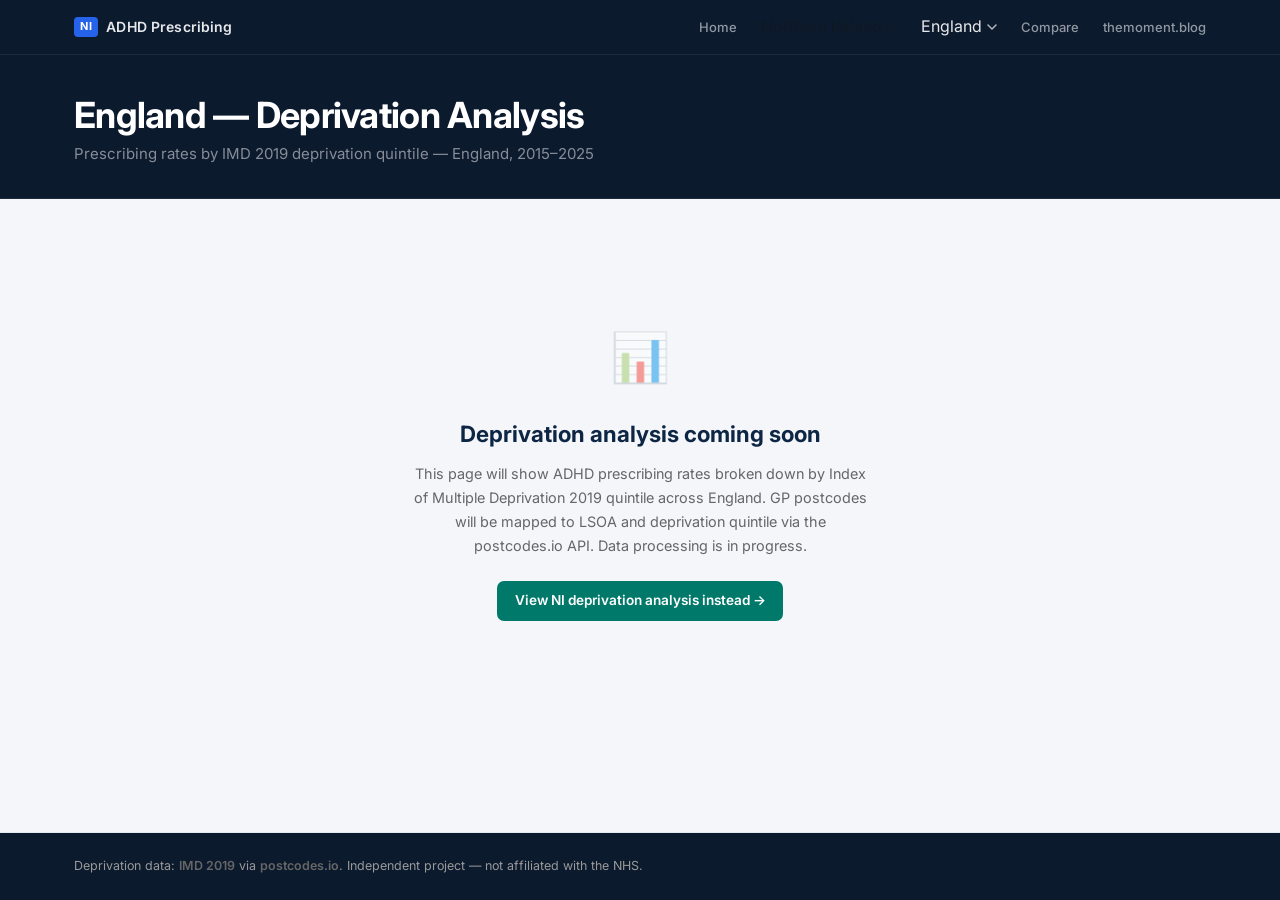
<file: site/england/deprivation.html>
<!DOCTYPE html>
<html lang="en">
<head>
  <meta charset="UTF-8">
  <meta name="viewport" content="width=device-width, initial-scale=1.0">
  <meta name="description" content="ADHD prescribing rates by area deprivation in England, 2015–2025. Analysis by Index of Multiple Deprivation 2019 quintile.">
  <title>Deprivation Analysis — England ADHD Prescribing</title>
  <!-- Google tag (gtag.js) -->
  <script async src="https://www.googletagmanager.com/gtag/js?id=G-5LJ0CR89X2"></script>
  <script>
    window.dataLayer = window.dataLayer || [];
    function gtag(){dataLayer.push(arguments);}
    gtag('js', new Date());
    gtag('config', 'G-5LJ0CR89X2');
  </script>
  <link rel="preconnect" href="https://fonts.googleapis.com">
  <link rel="preconnect" href="https://fonts.gstatic.com" crossorigin>
  <link href="https://fonts.googleapis.com/css2?family=Inter:ital,wght@0,400;0,500;0,600;0,700;0,800;1,400&display=swap" rel="stylesheet">
  <link rel="stylesheet" href="../css/style.css">
  <link rel="stylesheet" href="../css/nav-ext.css">
</head>
<body>

  <header class="site-header">
    <div class="container header-inner">
      <a href="../index.html" class="site-brand">
        <span class="brand-pill">NI</span>
        ADHD Prescribing
      </a>
      <nav class="site-nav" id="site-nav" aria-label="Site navigation">

        <a href="../index.html" class="nav-link">Home</a>

        <div class="nav-dropdown" data-dropdown>
          <button class="nav-link nav-dropdown-btn" aria-expanded="false" aria-haspopup="true">
            Northern Ireland
            <svg class="dropdown-arrow" width="10" height="6" viewBox="0 0 10 6" fill="none" aria-hidden="true">
              <path d="M1 1l4 4 4-4" stroke="currentColor" stroke-width="1.5" stroke-linecap="round" stroke-linejoin="round"/>
            </svg>
          </button>
          <div class="nav-dropdown-menu" role="menu">
            <a href="../overview.html"    class="nav-dropdown-item" role="menuitem">Overview</a>
            <a href="../deprivation.html" class="nav-dropdown-item" role="menuitem">Deprivation</a>
            <a href="../practices.html"   class="nav-dropdown-item" role="menuitem">All Practices</a>
            <a href="../rankings.html"    class="nav-dropdown-item" role="menuitem">Rankings</a>
          </div>
        </div>

        <div class="nav-dropdown" data-dropdown>
          <button class="nav-link nav-dropdown-btn nav-link--active" aria-expanded="false" aria-haspopup="true" aria-current="true">
            England
            <svg class="dropdown-arrow" width="10" height="6" viewBox="0 0 10 6" fill="none" aria-hidden="true">
              <path d="M1 1l4 4 4-4" stroke="currentColor" stroke-width="1.5" stroke-linecap="round" stroke-linejoin="round"/>
            </svg>
          </button>
          <div class="nav-dropdown-menu" role="menu">
            <a href="index.html"       class="nav-dropdown-item" role="menuitem">Overview</a>
            <a href="deprivation.html" class="nav-dropdown-item" role="menuitem" aria-current="page">Deprivation</a>
            <a href="practices.html"   class="nav-dropdown-item" role="menuitem">All Practices</a>
            <a href="rankings.html"    class="nav-dropdown-item" role="menuitem">Rankings</a>
          </div>
        </div>

        <a href="../comparison.html" class="nav-link">Compare</a>
        <a href="https://themoment.blog" target="_blank" rel="noopener" class="nav-link">themoment.blog</a>

      </nav>
      <button class="nav-toggle" id="nav-toggle" aria-label="Open navigation menu" aria-expanded="false" aria-controls="site-nav">
        <span class="hamburger-bar"></span>
        <span class="hamburger-bar"></span>
        <span class="hamburger-bar"></span>
      </button>
    </div>
  </header>

  <!-- Page banner -->
  <div class="browse-banner">
    <div class="container">
      <div class="browse-banner-inner">
        <div>
          <h1 class="browse-title">England — Deprivation Analysis</h1>
          <p class="browse-subtitle">Prescribing rates by IMD 2019 deprivation quintile — England, 2015–2025</p>
        </div>
      </div>
    </div>
  </div>

  <main>
    <div class="container overview-page">
      <div class="coming-soon-wrap">
        <div class="coming-soon-icon">📊</div>
        <h2 class="coming-soon-title">Deprivation analysis coming soon</h2>
        <p class="coming-soon-desc">
          This page will show ADHD prescribing rates broken down by Index of Multiple
          Deprivation 2019 quintile across England. GP postcodes will be mapped to LSOA
          and deprivation quintile via the postcodes.io API.
          Data processing is in progress.
        </p>
        <a href="../deprivation.html" class="coming-soon-link coming-soon-link--ni">
          View NI deprivation analysis instead →
        </a>
      </div>
    </div>
  </main>

  <footer class="site-footer">
    <div class="container footer-inner">
      <p class="footer-text">
        Deprivation data: <a href="https://www.gov.uk/government/statistics/english-indices-of-deprivation-2019" target="_blank" rel="noopener">IMD 2019</a> via
        <a href="https://postcodes.io" target="_blank" rel="noopener">postcodes.io</a>.
        Independent project — not affiliated with the NHS.
      </p>
    </div>
  </footer>

  <script src="../js/nav.js"></script>
  <script src="../js/dropdown-nav.js"></script>

</body>
</html>
</file>
<file: site/css/style.css>
/* =============================================================================
   ADHD Prescribing NI — Stylesheet
   Design: data journalism aesthetic. Dark navy / white / blue accent.
   ============================================================================= */

/* -----------------------------------------------------------------------------
   Custom Properties
   ----------------------------------------------------------------------------- */
:root {
  /* Brand colours */
  --navy:        #0c1a2e;
  --navy-mid:    #152440;
  --navy-light:  #1d3461;
  --navy-rule:   rgba(255, 255, 255, 0.07);

  /* Content palette */
  --bg:          #f4f6fa;
  --surface:     #ffffff;
  --surface-alt: #f0f3f8;

  /* Borders */
  --border:      #e1e7f0;
  --border-mid:  #c8d3e5;

  /* Text */
  --text:        #0f1923;
  --text-2:      #3d4f68;
  --text-3:      #7b8fa8;

  /* Accent */
  --accent:      #2563eb;
  --accent-dark: #1d4ed8;
  --accent-bg:   #eff6ff;

  /* Semantic */
  --green:  #16a34a;
  --red:    #dc2626;
  --amber:  #d97706;

  /* Drug palette — perceptually distinct, colourblind-friendly-ish */
  --d-methyl:  #3b82f6;   /* blue       — Methylphenidate   */
  --d-lisde:   #10b981;   /* emerald    — Lisdexamfetamine  */
  --d-atomo:   #f59e0b;   /* amber      — Atomoxetine       */
  --d-dexam:   #8b5cf6;   /* violet     — Dexamfetamine     */
  --d-guan:    #ef4444;   /* red        — Guanfacine        */

  /* Typography */
  --font: 'Inter', -apple-system, BlinkMacSystemFont, 'Segoe UI', sans-serif;

  /* Layout */
  --container: 1180px;
  --r:    8px;
  --r-lg: 14px;

  /* Elevation */
  --sh-sm: 0 1px 3px rgba(0,0,0,0.05), 0 1px 6px rgba(0,0,0,0.04);
  --sh:    0 2px 6px rgba(0,0,0,0.05), 0 6px 20px rgba(0,0,0,0.06);
  --sh-lg: 0 4px 8px rgba(0,0,0,0.05), 0 12px 40px rgba(0,0,0,0.09);
}

/* -----------------------------------------------------------------------------
   Reset
   ----------------------------------------------------------------------------- */
*, *::before, *::after {
  box-sizing: border-box;
  margin: 0;
  padding: 0;
}

html {
  font-size: 16px;
  -webkit-text-size-adjust: 100%;
  scroll-behavior: smooth;
}

body {
  font-family: var(--font);
  background: var(--bg);
  color: var(--text);
  line-height: 1.6;
  -webkit-font-smoothing: antialiased;
  -moz-osx-font-smoothing: grayscale;
  min-height: 100vh;
  display: flex;
  flex-direction: column;
}

main { flex: 1; }

a {
  color: var(--accent);
  text-decoration: none;
}
a:hover { text-decoration: underline; }

img, svg { display: block; }
button { font-family: var(--font); }

/* -----------------------------------------------------------------------------
   Layout helpers
   ----------------------------------------------------------------------------- */
.container {
  max-width: var(--container);
  margin-inline: auto;
  padding-inline: 1.5rem;
}

@media (max-width: 600px) {
  .container { padding-inline: 1rem; }
}

.view { display: block; }
.view.hidden { display: none; }
.hidden { display: none !important; }

/* -----------------------------------------------------------------------------
   Header
   ----------------------------------------------------------------------------- */
.site-header {
  background: var(--navy);
  border-bottom: 1px solid var(--navy-rule);
  position: sticky;
  top: 0;
  z-index: 200;
}

.header-inner {
  display: flex;
  align-items: center;
  justify-content: space-between;
  height: 54px;
}

.site-brand {
  display: flex;
  align-items: center;
  gap: 0.5rem;
  color: rgba(255,255,255,0.9);
  font-size: 0.875rem;
  font-weight: 600;
  letter-spacing: 0.01em;
  text-decoration: none;
}
.site-brand:hover { color: #fff; text-decoration: none; }

.brand-pill {
  background: var(--accent);
  color: #fff;
  font-size: 0.6875rem;
  font-weight: 700;
  padding: 1px 6px;
  border-radius: 4px;
  letter-spacing: 0.06em;
}

.site-nav { display: flex; gap: 1.5rem; align-items: center; }

.nav-link {
  color: rgba(255,255,255,0.55);
  font-size: 0.8125rem;
  font-weight: 500;
  transition: color 0.15s;
}
.nav-link:hover { color: rgba(255,255,255,0.85); text-decoration: none; }

/* -----------------------------------------------------------------------------
   Hero / search
   ----------------------------------------------------------------------------- */
.hero {
  background: var(--navy);
  padding: 5rem 0 4rem;
}

.hero-content {
  max-width: 620px;
}

.hero-eyebrow {
  display: inline-flex;
  align-items: center;
  background: rgba(255,255,255,0.09);
  color: rgba(255,255,255,0.65);
  font-size: 0.6875rem;
  font-weight: 700;
  letter-spacing: 0.1em;
  text-transform: uppercase;
  padding: 3px 10px;
  border-radius: 100px;
  margin-bottom: 1.25rem;
}

.hero-title {
  font-size: clamp(1.875rem, 4.5vw, 2.875rem);
  font-weight: 700;
  color: #fff;
  line-height: 1.12;
  letter-spacing: -0.025em;
  margin-bottom: 0.75rem;
}

.hero-subtitle {
  font-size: 1rem;
  color: rgba(255,255,255,0.55);
  margin-bottom: 2.25rem;
  font-weight: 400;
}

/* Search */
.search-container {
  position: relative;
  max-width: 560px;
  margin-bottom: 0.875rem;
}

.search-box {
  position: relative;
  display: flex;
  align-items: center;
  background: #fff;
  border-radius: var(--r-lg);
  box-shadow: 0 6px 32px rgba(0,0,0,0.3), 0 2px 8px rgba(0,0,0,0.15);
}

.search-icon {
  position: absolute;
  left: 1rem;
  color: var(--text-3);
  pointer-events: none;
  flex-shrink: 0;
}

#search-input {
  width: 100%;
  border: none;
  outline: none;
  background: transparent;
  font-family: var(--font);
  font-size: 0.9375rem;
  color: var(--text);
  padding: 0.9375rem 3rem 0.9375rem 2.875rem;
  border-radius: var(--r-lg);
}
#search-input::placeholder { color: var(--text-3); }
#search-input::-webkit-search-cancel-button,
#search-input::-webkit-search-decoration { display: none; }

.search-clear {
  position: absolute;
  right: 0.625rem;
  background: none;
  border: none;
  cursor: pointer;
  color: var(--text-3);
  padding: 0.4rem;
  border-radius: 6px;
  display: flex;
  align-items: center;
  transition: color 0.15s, background 0.15s;
}
.search-clear:hover { color: var(--text); background: var(--surface-alt); }

.search-results {
  position: absolute;
  top: calc(100% + 6px);
  left: 0;
  right: 0;
  background: var(--surface);
  border-radius: var(--r-lg);
  box-shadow: var(--sh-lg);
  border: 1px solid var(--border);
  list-style: none;
  max-height: 380px;
  overflow-y: auto;
  z-index: 300;
  overscroll-behavior: contain;
}

.search-results::-webkit-scrollbar { width: 4px; }
.search-results::-webkit-scrollbar-thumb { background: var(--border-mid); border-radius: 2px; }

.sr-item {
  display: flex;
  align-items: flex-start;
  gap: 0.625rem;
  padding: 0.75rem 1rem;
  cursor: pointer;
  border-bottom: 1px solid var(--border);
  transition: background 0.1s;
}
.sr-item:last-child { border-bottom: none; }
.sr-item:hover, .sr-item.focused {
  background: var(--accent-bg);
}

.sr-icon {
  flex-shrink: 0;
  color: var(--accent);
  margin-top: 1px;
}

.sr-name {
  font-weight: 600;
  font-size: 0.9rem;
  color: var(--text);
  line-height: 1.35;
}
.sr-name mark {
  background: none;
  color: var(--accent);
  font-weight: 700;
}

.sr-doctor {
  font-weight: 400;
  color: var(--text-2);
}

.sr-sub {
  font-size: 0.8rem;
  color: var(--text-2);
  margin-top: 1px;
}

.sr-empty {
  padding: 1.25rem 1rem;
  text-align: center;
  color: var(--text-3);
  font-size: 0.875rem;
  font-style: italic;
}

.search-hint {
  font-size: 0.8rem;
  color: rgba(255,255,255,0.38);
}

/* -----------------------------------------------------------------------------
   Intro section
   ----------------------------------------------------------------------------- */
.intro-section {
  padding: 4rem 0;
  border-bottom: 1px solid var(--border);
}

.intro-grid {
  display: grid;
  grid-template-columns: 1fr 260px;
  gap: 4rem;
  align-items: start;
}

@media (max-width: 820px) {
  .intro-grid {
    grid-template-columns: 1fr;
    gap: 2.5rem;
  }
}

.intro-body h2 {
  font-size: 1.1875rem;
  font-weight: 700;
  color: var(--text);
  margin-bottom: 1rem;
}

.intro-body p {
  font-size: 0.9375rem;
  color: var(--text-2);
  line-height: 1.75;
  margin-bottom: 0.875rem;
}
.intro-body p:last-child { margin-bottom: 0; }

.intro-stats {
  display: flex;
  flex-direction: column;
  gap: 0.75rem;
}

@media (max-width: 820px) {
  .intro-stats {
    flex-direction: row;
    flex-wrap: wrap;
  }
}

.kpi-card {
  background: var(--surface);
  border: 1px solid var(--border);
  border-radius: var(--r);
  padding: 1.125rem 1.25rem;
  box-shadow: var(--sh-sm);
}

@media (max-width: 820px) {
  .kpi-card { flex: 1; min-width: 130px; }
}

.kpi-value {
  font-size: 1.875rem;
  font-weight: 700;
  color: var(--accent);
  line-height: 1;
  letter-spacing: -0.02em;
  margin-bottom: 0.3rem;
}

.kpi-label {
  font-size: 0.8rem;
  font-weight: 500;
  color: var(--text-2);
  line-height: 1.3;
}

/* -----------------------------------------------------------------------------
   Practice detail view
   ----------------------------------------------------------------------------- */
#view-practice {
  padding-bottom: 5rem;
}

.practice-nav {
  padding: 1.5rem 0 0.5rem;
}

.back-btn {
  display: inline-flex;
  align-items: center;
  gap: 0.375rem;
  background: var(--surface);
  border: 1px solid var(--border);
  border-radius: var(--r);
  color: var(--text-2);
  font-size: 0.875rem;
  font-weight: 500;
  padding: 0.4375rem 0.875rem;
  cursor: pointer;
  transition: border-color 0.15s, color 0.15s, box-shadow 0.15s;
}
.back-btn:hover {
  border-color: var(--border-mid);
  color: var(--text);
  box-shadow: var(--sh-sm);
}

/* Practice hero card */
.practice-hero {
  background: var(--navy);
  border-radius: var(--r-lg);
  padding: 1.875rem 2rem;
  margin-bottom: 1.25rem;
  box-shadow: var(--sh-lg);
}

.practice-hero-inner {
  display: flex;
  align-items: flex-start;
  justify-content: space-between;
  gap: 1rem;
}

@media (max-width: 560px) {
  .practice-hero-inner { flex-direction: column; }
  .practice-hero { padding: 1.375rem 1.25rem; }
}

.practice-lcg-tag {
  display: inline-block;
  background: rgba(255,255,255,0.1);
  color: rgba(255,255,255,0.7);
  font-size: 0.6875rem;
  font-weight: 700;
  letter-spacing: 0.08em;
  text-transform: uppercase;
  padding: 3px 10px;
  border-radius: 100px;
  margin-bottom: 0.75rem;
}

.practice-name {
  font-size: clamp(1.25rem, 3vw, 1.75rem);
  font-weight: 700;
  color: #fff;
  line-height: 1.18;
  letter-spacing: -0.015em;
  margin-bottom: 0.625rem;
  text-transform: capitalize;
}

.practice-doctor {
  font-size: 0.9375rem;
  color: rgba(255,255,255,0.55);
  font-weight: 400;
  margin-bottom: 0.625rem;
}

.practice-meta {
  display: flex;
  align-items: center;
  flex-wrap: wrap;
  gap: 0.375rem;
  color: rgba(255,255,255,0.55);
  font-size: 0.875rem;
}

.meta-sep { opacity: 0.4; }

.practice-meta strong {
  color: rgba(255,255,255,0.8);
  font-weight: 600;
}

.practice-id {
  color: rgba(255,255,255,0.3);
  font-size: 0.8125rem;
  white-space: nowrap;
  flex-shrink: 0;
}

/* Stats grid */
.stats-grid {
  display: grid;
  grid-template-columns: repeat(4, 1fr);
  gap: 1rem;
  margin-bottom: 1.25rem;
}

@media (max-width: 860px) {
  .stats-grid { grid-template-columns: repeat(2, 1fr); }
}
@media (max-width: 440px) {
  .stats-grid { grid-template-columns: repeat(2, 1fr); gap: 0.625rem; }
}

.stat-card {
  background: var(--surface);
  border: 1px solid var(--border);
  border-radius: var(--r);
  padding: 1.125rem 1.25rem;
  box-shadow: var(--sh-sm);
}

.stat-label {
  font-size: 0.6875rem;
  font-weight: 700;
  color: var(--text-3);
  text-transform: uppercase;
  letter-spacing: 0.07em;
  margin-bottom: 0.5rem;
}

.stat-value {
  font-size: 1.625rem;
  font-weight: 700;
  color: var(--text);
  line-height: 1;
  letter-spacing: -0.025em;
}

.stat-value--sm {
  font-size: 1rem;
  letter-spacing: -0.01em;
  font-weight: 600;
}

.stat-value--up   { color: var(--green); }
.stat-value--down { color: var(--red); }
.stat-value--flat { color: var(--text-2); }

/* No data */
.no-data-notice {
  background: var(--surface);
  border: 1px solid var(--border);
  border-radius: var(--r-lg);
  padding: 3rem 2rem;
  text-align: center;
  color: var(--text-2);
  display: flex;
  flex-direction: column;
  align-items: center;
  gap: 1rem;
  margin-bottom: 1.25rem;
}

.no-data-notice svg { color: var(--text-3); }

.no-data-notice p {
  font-size: 0.9375rem;
  max-width: 38ch;
  line-height: 1.6;
}

/* Charts */
.charts-grid {
  display: grid;
  grid-template-columns: 1fr 1fr;
  gap: 1rem;
  margin-bottom: 1.25rem;
}

@media (max-width: 820px) {
  .charts-grid { grid-template-columns: 1fr; }
}

.chart-card {
  background: var(--surface);
  border: 1px solid var(--border);
  border-radius: var(--r-lg);
  padding: 1.5rem;
  box-shadow: var(--sh-sm);
}

.chart-card-hd { margin-bottom: 1.25rem; }

.chart-title {
  font-size: 0.9375rem;
  font-weight: 700;
  color: var(--text);
  margin-bottom: 0.2rem;
}

.chart-desc {
  font-size: 0.8rem;
  color: var(--text-3);
}

.chart-wrap {
  position: relative;
  height: 270px;
}

/* Drug table */
.table-card {
  background: var(--surface);
  border: 1px solid var(--border);
  border-radius: var(--r-lg);
  overflow: hidden;
  box-shadow: var(--sh-sm);
}

.table-card-hd {
  padding: 1.25rem 1.5rem;
  border-bottom: 1px solid var(--border);
}

.section-title {
  font-size: 0.9375rem;
  font-weight: 700;
  color: var(--text);
  margin-bottom: 0.15rem;
}

.table-desc {
  font-size: 0.8rem;
  color: var(--text-3);
}

.table-scroll { overflow-x: auto; }

.data-table {
  width: 100%;
  border-collapse: collapse;
}

.data-table thead {
  background: var(--surface-alt);
}

.data-table th {
  padding: 0.625rem 1.5rem;
  font-size: 0.6875rem;
  font-weight: 700;
  color: var(--text-3);
  text-transform: uppercase;
  letter-spacing: 0.07em;
  text-align: left;
  border-bottom: 1px solid var(--border);
  white-space: nowrap;
}

.data-table td {
  padding: 0.875rem 1.5rem;
  font-size: 0.9125rem;
  color: var(--text);
  border-bottom: 1px solid var(--border);
  vertical-align: middle;
}

.data-table tr:last-child td { border-bottom: none; }
.data-table tbody tr:hover { background: var(--surface-alt); }

.col-num { text-align: left; }
.data-table td.col-num { color: var(--text-2); }

.drug-swatch {
  display: inline-block;
  width: 9px;
  height: 9px;
  border-radius: 50%;
  margin-right: 0.5rem;
  vertical-align: middle;
  flex-shrink: 0;
}

.table-totals-row td {
  font-weight: 700;
  background: var(--surface-alt);
  border-top: 2px solid var(--border-mid);
  color: var(--text) !important;
}

/* -----------------------------------------------------------------------------
   Loading & errors
   ----------------------------------------------------------------------------- */
.loading {
  position: fixed;
  inset: 0;
  background: rgba(244, 246, 250, 0.85);
  display: flex;
  align-items: center;
  justify-content: center;
  z-index: 500;
  backdrop-filter: blur(2px);
}

.spinner {
  width: 36px;
  height: 36px;
  border: 3px solid var(--border);
  border-top-color: var(--accent);
  border-radius: 50%;
  animation: spin 0.65s linear infinite;
}

@keyframes spin { to { transform: rotate(360deg); } }

.error-banner {
  background: #fef2f2;
  border-top: 3px solid var(--red);
  padding: 0.75rem 0;
}

.error-banner .container {
  display: flex;
  align-items: center;
  gap: 0.5rem;
  color: #991b1b;
}

.error-banner p {
  font-size: 0.875rem;
}

/* -----------------------------------------------------------------------------
   The Wider Picture — contextual section on overview page
   ----------------------------------------------------------------------------- */
.wider-picture {
  background: #dce8f5;   /* light blue-grey, distinct from body --bg #f4f6fa */
  border-top: 1px solid #c4d8ed;
  border-bottom: 1px solid #c4d8ed;
  padding: 3rem 0 2.75rem;
}

.wider-picture-inner {
  max-width: 740px;   /* narrower than data sections — reading-friendly prose width */
}

.wider-picture-title {
  font-size: 1.25rem;
  font-weight: 700;
  color: var(--text);
  margin: 0 0 1.25rem;
  letter-spacing: -0.01em;
}

.wider-picture-body {
  display: flex;
  flex-direction: column;
  gap: 0.9rem;
  margin-bottom: 1.5rem;
}

.wider-picture-body p {
  margin: 0;
  font-size: 0.9375rem;
  line-height: 1.7;
  color: var(--text-2);
}

.wider-picture-sources {
  margin: 0;
  font-size: 0.775rem;
  line-height: 1.6;
  color: var(--text-3);
  padding-top: 1.25rem;
  border-top: 1px solid #b8cfe6;
}

@media (max-width: 600px) {
  .wider-picture {
    padding: 2.25rem 0 2rem;
  }
  .wider-picture-title {
    font-size: 1.125rem;
  }
}

/* -----------------------------------------------------------------------------
   Footer
   ----------------------------------------------------------------------------- */
.site-footer {
  background: var(--navy);
  border-top: 1px solid var(--navy-rule);
  padding: 2.25rem 0;
  margin-top: 4rem;
}

.footer-inner {
  display: flex;
  align-items: flex-start;
  justify-content: space-between;
  gap: 2rem;
  flex-wrap: wrap;
}

.footer-source,
.footer-licence {
  font-size: 0.8125rem;
  color: rgba(255,255,255,0.45);
  line-height: 1.65;
  margin-bottom: 0.25rem;
}

.footer-source strong { color: rgba(255,255,255,0.65); }

.footer-source a,
.footer-licence a,
.footer-secondary a {
  color: rgba(255,255,255,0.55);
  text-decoration: underline;
  text-decoration-color: rgba(255,255,255,0.2);
  text-underline-offset: 2px;
}

.footer-source a:hover,
.footer-licence a:hover,
.footer-secondary a:hover {
  color: rgba(255,255,255,0.85);
  text-decoration-color: rgba(255,255,255,0.5);
}

.footer-secondary {
  font-size: 0.8125rem;
  color: rgba(255,255,255,0.4);
  text-align: right;
}

@media (max-width: 600px) {
  .footer-secondary { text-align: left; }
}

/* -----------------------------------------------------------------------------
   Scrollbar
   ----------------------------------------------------------------------------- */
::-webkit-scrollbar { width: 6px; height: 6px; }
::-webkit-scrollbar-track { background: transparent; }
::-webkit-scrollbar-thumb { background: var(--border-mid); border-radius: 3px; }
::-webkit-scrollbar-thumb:hover { background: var(--text-3); }

/* -----------------------------------------------------------------------------
   View transitions
   ----------------------------------------------------------------------------- */

/* Applied briefly via JS when revealing a view after it was hidden */
.is-entering {
  animation: viewEnter 0.22s cubic-bezier(0.22, 1, 0.36, 1) both;
}

@keyframes viewEnter {
  from {
    opacity: 0;
    transform: translateY(10px);
  }
  to {
    opacity: 1;
    transform: translateY(0);
  }
}

/* Skeleton content reveal (slightly snappier than the view enter) */
.is-revealing {
  animation: viewEnter 0.18s cubic-bezier(0.22, 1, 0.36, 1) both;
}

/* -----------------------------------------------------------------------------
   Skeleton loading state
   ----------------------------------------------------------------------------- */

/* Shimmer base — all skel-block elements inherit this */
.skel-block {
  background: linear-gradient(
    90deg,
    var(--surface-alt) 0%,
    var(--border)      40%,
    var(--surface-alt) 80%
  );
  background-size: 300% 100%;
  animation: shimmer 1.6s ease infinite;
  border-radius: var(--r);
}

@keyframes shimmer {
  0%   { background-position: 100% 0; }
  100% { background-position: -100% 0; }
}

/* Skeleton layout — mirrors the real practice-content structure */
.practice-skeleton {
  display: flex;
  flex-direction: column;
  gap: 1.25rem;
  padding-bottom: 2rem;
}

.skel-hero {
  height: 116px;
  border-radius: var(--r-lg);
}

.skel-stats-row {
  display: grid;
  grid-template-columns: repeat(4, 1fr);
  gap: 1rem;
}

@media (max-width: 860px) {
  .skel-stats-row { grid-template-columns: repeat(2, 1fr); }
}

.skel-stat {
  height: 90px;
  border-radius: var(--r);
}

.skel-charts-row {
  display: grid;
  grid-template-columns: 1fr 1fr;
  gap: 1rem;
}

@media (max-width: 820px) {
  .skel-charts-row { grid-template-columns: 1fr; }
}

.skel-chart {
  height: 342px;  /* matches chart-card: 1.5rem*2 padding + 1.25rem header + 270px chart */
  border-radius: var(--r-lg);
}

.skel-table {
  height: 200px;
  border-radius: var(--r-lg);
}

/* -----------------------------------------------------------------------------
   Mobile hero padding
   ----------------------------------------------------------------------------- */

@media (max-width: 640px) {
  .hero {
    padding: 3rem 0 2.5rem;
  }
}

@media (max-width: 375px) {
  .hero {
    padding: 2rem 0 2rem;
  }

  .hero-title {
    font-size: 1.625rem;
  }

  /* Tighten up stat cards on very small screens */
  .stat-card {
    padding: 0.875rem 0.875rem;
  }

  .stat-value {
    font-size: 1.375rem;
  }
}

/* -----------------------------------------------------------------------------
   Print
   ----------------------------------------------------------------------------- */
@media print {
  .site-header,
  .back-btn,
  .search-container,
  .site-footer { display: none; }

  body { background: #fff; color: #000; }
  .chart-card, .stat-card, .table-card { break-inside: avoid; }
}

/* =============================================================================
   Browse / All Practices page  (practices.html)
   ============================================================================= */

/* Active nav link */
.nav-link--active {
  color: rgba(255,255,255,0.9) !important;
}

/* -----------------------------------------------------------------------------
   Hamburger / mobile nav
   ----------------------------------------------------------------------------- */

/* Button — hidden on desktop */
.nav-toggle {
  display: none;
  flex-direction: column;
  justify-content: center;
  align-items: center;
  gap: 5px;
  background: none;
  border: none;
  cursor: pointer;
  padding: 6px;
  margin-right: -6px;
  min-width: 44px;
  min-height: 44px;
}

.hamburger-bar {
  display: block;
  width: 22px;
  height: 2px;
  background: rgba(255, 255, 255, 0.7);
  border-radius: 2px;
  transition: transform 0.22s ease, opacity 0.22s ease;
}

/* Animate to × when open */
.nav-toggle[aria-expanded="true"] .hamburger-bar:nth-child(1) {
  transform: translateY(7px) rotate(45deg);
}
.nav-toggle[aria-expanded="true"] .hamburger-bar:nth-child(2) {
  opacity: 0;
}
.nav-toggle[aria-expanded="true"] .hamburger-bar:nth-child(3) {
  transform: translateY(-7px) rotate(-45deg);
}

@media (max-width: 768px) {
  /* Show hamburger, hide nothing on desktop */
  .nav-toggle {
    display: flex;
  }

  /* Drop the nav below the header as an overlay */
  .site-nav {
    position: absolute;
    top: 100%;        /* flush with bottom of .site-header */
    left: 0;
    right: 0;
    flex-direction: column;
    gap: 0;
    background: var(--navy-mid);
    border-bottom: 1px solid var(--navy-rule);
    /* Slide-down animation via max-height */
    max-height: 0;
    overflow: hidden;
    transition: max-height 0.28s ease;
    z-index: 199;     /* just inside the header's stacking context */
  }

  .site-nav.is-open {
    max-height: 360px;
  }

  /* Individual links — comfortable tap targets */
  .site-nav .nav-link {
    display: flex;
    align-items: center;
    padding: 0 1.25rem;
    min-height: 44px;
    font-size: 0.9375rem;
    color: rgba(255, 255, 255, 0.65);
    border-bottom: 1px solid var(--navy-rule);
  }
  .site-nav .nav-link:last-child {
    border-bottom: none;
  }
  .site-nav .nav-link:hover,
  .site-nav .nav-link:focus {
    color: rgba(255, 255, 255, 0.9);
    background: rgba(255, 255, 255, 0.04);
  }
  .site-nav .nav-link--active {
    color: #fff !important;
    background: rgba(255, 255, 255, 0.07);
  }
}

/* ── Banner ─────────────────────────────────────────────────────────────── */
.browse-banner {
  background: var(--navy);
  border-bottom: 1px solid var(--navy-rule);
  padding: 2.5rem 0 2rem;
}

.browse-banner-inner {
  display: flex;
  align-items: flex-end;
  justify-content: space-between;
  gap: 1.5rem;
  flex-wrap: wrap;
}

.browse-title {
  font-size: clamp(1.5rem, 3.5vw, 2.25rem);
  font-weight: 700;
  color: #fff;
  line-height: 1.15;
  letter-spacing: -0.02em;
  margin-bottom: 0.375rem;
}

.browse-subtitle {
  font-size: 0.9375rem;
  color: rgba(255,255,255,0.5);
}

.browse-search-link {
  display: inline-flex;
  align-items: center;
  gap: 0.4rem;
  color: rgba(255,255,255,0.55);
  font-size: 0.875rem;
  font-weight: 500;
  text-decoration: none;
  white-space: nowrap;
  transition: color 0.15s;
  padding-bottom: 0.125rem; /* align baseline with subtitle */
}
.browse-search-link:hover { color: rgba(255,255,255,0.9); text-decoration: none; }

/* ── Sticky alphabet nav ────────────────────────────────────────────────── */
.alpha-nav-wrap {
  background: var(--surface);
  border-bottom: 1px solid var(--border);
  position: sticky;
  top: 54px; /* header height */
  z-index: 100;
  box-shadow: var(--sh-sm);
}

.alpha-nav {
  display: flex;
  flex-wrap: wrap;
  gap: 2px;
  padding: 0.4375rem 0;
}

.alpha-btn {
  display: inline-flex;
  align-items: center;
  justify-content: center;
  width: 2rem;
  height: 2rem;
  border-radius: 6px;
  font-size: 0.8125rem;
  font-weight: 600;
  color: var(--accent);
  text-decoration: none;
  transition: background 0.1s, color 0.1s;
  line-height: 1;
}
.alpha-btn:hover {
  background: var(--accent-bg);
  color: var(--accent-dark);
  text-decoration: none;
}

.alpha-btn--empty {
  color: var(--border-mid);
  cursor: default;
  pointer-events: none;
}

/* ── Practice directory list ────────────────────────────────────────────── */
.browse-container {
  padding-top: 2.5rem;
  padding-bottom: 5rem;
}

.alpha-section {
  margin-bottom: 3rem;
  scroll-margin-top: 110px; /* header (54) + alpha nav (~46) + buffer */
}

.alpha-heading {
  font-size: 1.375rem;
  font-weight: 700;
  color: var(--text);
  letter-spacing: -0.02em;
  padding-bottom: 0.5rem;
  border-bottom: 2px solid var(--accent);
  display: inline-block;
  min-width: 2rem;
  margin-bottom: 1.125rem;
}

.practice-list {
  display: grid;
  grid-template-columns: repeat(auto-fill, minmax(300px, 1fr));
  gap: 0.625rem;
}

@media (max-width: 640px) {
  .practice-list { grid-template-columns: 1fr; }
}

.practice-entry {
  display: block;
  background: var(--surface);
  border: 1px solid var(--border);
  border-radius: var(--r);
  padding: 0.875rem 1rem;
  text-decoration: none;
  transition: border-color 0.15s, box-shadow 0.15s, transform 0.1s;
  box-shadow: var(--sh-sm);
}
.practice-entry:hover {
  border-color: var(--accent);
  box-shadow: 0 0 0 3px rgba(37,99,235,0.07), var(--sh);
  transform: translateY(-1px);
  text-decoration: none;
}

.pe-surgery {
  font-weight: 600;
  font-size: 0.9rem;
  color: var(--text);
  line-height: 1.35;
  margin-bottom: 0.2rem;
}

.pe-doctor {
  font-size: 0.8125rem;
  color: var(--text-2);
  margin-bottom: 0.4rem;
}

.pe-meta {
  font-size: 0.775rem;
  color: var(--text-3);
  line-height: 1.4;
}

/* Error state */
.browse-error {
  color: var(--red);
  padding: 2rem 0;
  font-size: 0.9375rem;
}

/* ── Search hint link on index.html ────────────────────────────────────── */
.browse-hint {
  margin-top: 0.625rem;
  font-size: 0.8rem;
  color: rgba(255,255,255,0.38);
}

.browse-hint a {
  color: rgba(255,255,255,0.55);
  text-decoration: underline;
  text-decoration-color: rgba(255,255,255,0.25);
  text-underline-offset: 2px;
}
.browse-hint a:hover {
  color: rgba(255,255,255,0.85);
  text-decoration-color: rgba(255,255,255,0.5);
}

/* =============================================================================
   Overview page  (overview.html)
   ============================================================================= */

.overview-page {
  padding-top: 2.5rem;
  padding-bottom: 5rem;
  display: flex;
  flex-direction: column;
  gap: 1.25rem;
}

.overview-chart-card {
  /* give overview charts slightly more breathing room */
}

.overview-chart-wrap {
  position: relative;
  height: 340px;
}

/* Year-on-year change cells in the yearly table */
.yoy-up   { color: var(--red)   !important; font-weight: 600; }
.yoy-down { color: var(--green) !important; font-weight: 600; }

/* Trend labels in the drug breakdown table */
.trend-up   { color: var(--red);   font-weight: 600; }
.trend-down { color: var(--green); font-weight: 600; }
.trend-flat { color: var(--text-2); font-weight: 500; }

/* Data-source note at the bottom of the overview page */
.overview-note {
  font-size: 0.875rem;
  color: var(--text-3);
  line-height: 1.75;
  border-top: 1px solid var(--border);
  padding-top: 1.5rem;
  margin-top: 0.5rem;
}
.overview-note strong { color: var(--text-2); }
.overview-note a { color: var(--accent); }

@media (max-width: 600px) {
  .overview-chart-wrap { height: 260px; }
}

/* =============================================================================
   AI transparency notice
   ============================================================================= */

/* Callout box (index.html, between intro sections) */
.ai-notice {
  background: #fffbeb;
  border: 1px solid #fde68a;
  border-left: 3px solid #f59e0b;
  border-radius: var(--r);
  padding: 1.125rem 1.25rem;
  display: flex;
  gap: 0.875rem;
  align-items: flex-start;
  margin: 2.5rem 0 0;
}

.ai-notice-icon {
  flex-shrink: 0;
  color: #d97706;
  margin-top: 1px;
}

.ai-notice-text {
  font-size: 0.875rem;
  color: #78350f;
  line-height: 1.7;
}

.ai-notice-text a {
  color: #92400e;
  text-decoration: underline;
  text-underline-offset: 2px;
  text-decoration-color: #fbbf24;
}
.ai-notice-text a:hover {
  color: #451a03;
  text-decoration-color: #d97706;
}

/* Short note in footer (all pages) */
.footer-ai {
  flex: 0 0 100%;
  border-top: 1px solid var(--navy-rule);
  padding-top: 1rem;
  margin-top: 0.5rem;
  font-size: 0.8rem;
  color: rgba(255,255,255,0.35);
}

.footer-ai a {
  color: rgba(255,255,255,0.45);
  text-decoration: underline;
  text-underline-offset: 2px;
  text-decoration-color: rgba(255,255,255,0.2);
}
.footer-ai a:hover {
  color: rgba(255,255,255,0.65);
  text-decoration-color: rgba(255,255,255,0.4);
  text-decoration: underline;
}

/* =============================================================================
   Closed-practice indicators
   ============================================================================= */

/* Banner shown at top of practice detail view for closed practices */
.closed-banner {
  background: var(--surface-alt);
  border: 1px solid var(--border-mid);
  border-left: 3px solid var(--text-3);
  border-radius: var(--r);
  padding: 0.875rem 1.125rem;
  display: flex;
  gap: 0.75rem;
  align-items: flex-start;
  margin-bottom: 1.25rem;
}

.closed-banner-icon {
  flex-shrink: 0;
  color: var(--text-3);
  margin-top: 1px;
}

.closed-banner-text {
  font-size: 0.9rem;
  color: var(--text-2);
  line-height: 1.6;
}

/* "(Closed)" tag in search autocomplete results */
.sr-closed {
  font-size: 0.75rem;
  font-weight: 500;
  color: var(--text-3);
  margin-left: 0.25rem;
}

/* "(Closed)" tag in alphabetical browse list */
.pe-closed {
  font-size: 0.775rem;
  font-weight: 500;
  color: var(--text-3);
  margin-left: 0.375rem;
}

/* Closed practices shown slightly muted in the browse list */
.practice-entry--closed {
  opacity: 0.75;
}
.practice-entry--closed:hover {
  opacity: 1;
}

/* Closed-practices note on overview page */
.overview-closed-note {
  font-size: 0.8125rem;
  color: var(--text-3);
  margin-top: -0.25rem;
}

/* =============================================================================
   Prescribing in context card
   ============================================================================= */

/* Chart area in context card is shorter than the main charts */
.context-chart-wrap {
  height: 200px;
  margin-bottom: 1.25rem;
}

/* Caveat text below context table */
.context-caveat {
  font-size: 0.8rem;
  color: var(--text-3);
  font-style: italic;
  line-height: 1.5;
  margin-top: 1rem;
}

/* Subtle warm tint: practice rate above LCG average */
td.rate-above {
  background: rgba(217, 119, 6, 0.08);   /* amber-700, very faint */
}

/* Subtle cool tint: practice rate below LCG average */
td.rate-below {
  background: rgba(37, 99, 235, 0.07);   /* accent blue, very faint */
}

/* =============================================================================
   Rankings page
   ============================================================================= */

/* ── Context notice (amber banner above chart + table) ────────────────────── */
.rankings-context-notice {
  background: #fffbeb;
  border: 1.5px solid #f59e0b;
  border-left: 5px solid #d97706;
  border-radius: var(--r);
  padding: 1.125rem 1.375rem;
  display: flex;
  gap: 0.875rem;
  align-items: flex-start;
  margin-bottom: 1.75rem;
}

.rankings-context-icon {
  flex-shrink: 0;
  color: #d97706;
  margin-top: 0.1rem;
}

.rankings-context-notice p {
  font-size: 0.9rem;
  line-height: 1.65;
  color: #78350f;
  margin: 0;
}

.rankings-context-notice p + p {
  margin-top: 0.5rem;
}

.rankings-context-notice strong {
  font-weight: 600;
  color: #92400e;
}

/* ── Year selector pills ─────────────────────────────────────────────────── */
.year-selector {
  display: flex;
  flex-wrap: wrap;
  gap: 0.4rem;
  margin-bottom: 1.75rem;
}

.year-btn {
  padding: 0.35rem 0.875rem;
  border-radius: 999px;
  border: 1.5px solid var(--border-mid);
  background: var(--surface);
  color: var(--text-2);
  font-size: 0.8125rem;
  font-weight: 500;
  font-family: inherit;
  cursor: pointer;
  transition: border-color 0.15s, background 0.15s, color 0.15s;
  line-height: 1;
}

.year-btn:hover {
  border-color: var(--accent);
  color: var(--accent);
}

.year-btn--active {
  background: var(--accent);
  border-color: var(--accent);
  color: #fff;
}

.year-btn--active:hover {
  background: #1d4ed8;
  border-color: #1d4ed8;
  color: #fff;
}

/* ── Bar chart wrapper ───────────────────────────────────────────────────── */
.rankings-bar-wrap {
  height: 340px;
  margin-bottom: 0;
}

/* ── Rankings table ──────────────────────────────────────────────────────── */
.rank-num {
  font-weight: 700;
  color: var(--text-2);
  font-variant-numeric: tabular-nums;
  min-width: 2rem;
  display: inline-block;
}

.rank-num--top {
  color: var(--accent);
}

/* Divider row separating top 10 from bottom 10 */
.rankings-divider-row td {
  background: var(--navy);
  color: rgba(255,255,255,0.7);
  font-size: 0.8rem;
  font-weight: 600;
  padding: 0.5rem 1rem;
  letter-spacing: 0.03em;
  text-align: center;
}

/* Rate column */
.col-rate {
  font-variant-numeric: tabular-nums;
  text-align: left;
}

/* Practice name links inside table */
.rankings-practice-link {
  color: var(--text);
  text-decoration: none;
  font-weight: 500;
}

.rankings-practice-link:hover {
  color: var(--accent);
  text-decoration: underline;
  text-decoration-color: rgba(37,99,235,0.4);
  text-underline-offset: 2px;
}

/* Short caveat below rankings table */
.rankings-caveat {
  font-size: 0.8rem;
  color: var(--text-3);
  font-style: italic;
  line-height: 1.5;
  margin-top: 1rem;
}

/* No-data state */
.rankings-no-data {
  padding: 2.5rem 1rem;
  text-align: center;
  color: var(--text-2);
  font-size: 0.9rem;
}

/* LCG tag in table */
.rank-lcg {
  font-size: 0.75rem;
  color: var(--text-3);
  font-weight: 400;
}

/* =============================================================================
   Practice size row  (registered patients + sparkline)
   ============================================================================= */

.practice-size-row {
  display: flex;
  align-items: center;
  gap: 1.25rem;
  flex-wrap: wrap;
  padding: 0.6rem 1rem;
  background: var(--surface-alt);
  border: 1px solid var(--border);
  border-radius: var(--r);
  margin-bottom: 1.25rem;
}

.ps-main {
  display: flex;
  align-items: baseline;
  gap: 0.5rem;
  flex-wrap: wrap;
}

.ps-label {
  font-size: 0.75rem;
  font-weight: 600;
  color: var(--text-3);
  text-transform: uppercase;
  letter-spacing: 0.04em;
}

.ps-count {
  font-size: 1.0625rem;
  font-weight: 700;
  color: var(--text);
  font-variant-numeric: tabular-nums;
}

.ps-date {
  font-size: 0.8125rem;
  color: var(--text-2);
}

.ps-spark-wrap {
  display: flex;
  align-items: center;
  gap: 0.625rem;
  margin-left: auto;
}

.ps-sparkline {
  width: 120px;
  height: 32px;
  flex-shrink: 0;
}

.ps-change {
  font-size: 0.8125rem;
  color: var(--text-2);
  white-space: nowrap;
}

@media (max-width: 600px) {
  .ps-spark-wrap { margin-left: 0; }
}

/* ============================================================================
   Deprivation analysis — overview page
   ============================================================================ */

.depr-loading {
  opacity: 0.5;
  pointer-events: none;
}

/* Introductory explanation paragraph */
.depr-intro {
  font-size: 0.9125rem;
  color: var(--text-2);
  line-height: 1.65;
  margin-bottom: 1.5rem;
  max-width: 74ch;
}

.depr-intro a { color: var(--blue); text-decoration: none; }
.depr-intro a:hover { text-decoration: underline; }

/* Key finding callout */
.depr-key-finding {
  background: #fef9c3;
  border: 1px solid #fde047;
  border-left: 4px solid #d97706;
  border-radius: 6px;
  padding: 0.875rem 1.1rem;
  font-size: 0.9375rem;
  color: #713f12;
  margin-bottom: 1.5rem;
  line-height: 1.55;
}

/* Side-by-side charts */
.depr-charts-row {
  display: grid;
  grid-template-columns: 1fr 1fr;
  gap: 1.25rem;
  margin-bottom: 1.25rem;
}

.depr-chart-wrap {
  height: 320px;
  position: relative;
}

/* Context block */
.depr-context {
  background: var(--surface-1);
  border: 1px solid var(--border);
  border-radius: var(--r);
  padding: 1rem 1.25rem;
  font-size: 0.875rem;
  color: var(--text-2);
  line-height: 1.6;
  margin-top: 1.25rem;
}

.depr-context p + p { margin-top: 0.5rem; }
.depr-context a { color: var(--blue); text-decoration: none; }
.depr-context a:hover { text-decoration: underline; }

.depr-practice-counts {
  font-size: 0.8125rem;
  color: var(--text-3);
  margin-top: 0.35rem;
}

/* Caveat footnote */
.depr-caveat {
  font-size: 0.8125rem;
  color: var(--text-3);
  line-height: 1.55;
  margin-top: 1rem;
  font-style: italic;
}

/* NI average column in table */
.depr-ni-cell { color: var(--text-3); }

@media (max-width: 768px) {
  .depr-charts-row    { grid-template-columns: 1fr; }
  .depr-chart-wrap    { height: 280px; }
}

/* ============================================================================
   Deprivation badge — practice detail page
   ============================================================================ */

.practice-depr-badge { margin: 0.35rem 0 0; }

.depr-badge {
  display: inline-flex;
  align-items: center;
  font-size: 0.75rem;
  font-weight: 500;
  padding: 0.2rem 0.6rem;
  border-radius: 4px;
  background-color: rgba(0, 0, 0, 0.06);
  color: var(--depr-color, #64748b);
  border-left: 3px solid var(--depr-color, #64748b);
}

/* ============================================================================
   Rankings page — deprivation filter + quintile badges
   ============================================================================ */

.rankings-filters {
  display: flex;
  align-items: center;
  gap: 0.75rem;
  flex-wrap: wrap;
  margin-bottom: 1.25rem;
}

.filter-label {
  font-size: 0.875rem;
  color: var(--text-2);
  font-weight: 500;
}

.filter-select {
  font-size: 0.875rem;
  padding: 0.3rem 0.65rem;
  border: 1px solid var(--border);
  border-radius: 6px;
  background: var(--surface-0);
  color: var(--text-1);
  cursor: pointer;
}

.rank-q-badge {
  display: inline-block;
  font-size: 0.7rem;
  font-weight: 600;
  padding: 0.1rem 0.4rem;
  border-radius: 3px;
  color: #fff;
  vertical-align: middle;
  margin-left: 0.4rem;
  white-space: nowrap;
}

.rank-q--q1 { background: #dc2626; }
.rank-q--q2 { background: #f97316; }
.rank-q--q3 { background: #d97706; }
.rank-q--q4 { background: #16a34a; }
.rank-q--q5 { background: #2563eb; }
</file>
<file: site/css/nav-ext.css>
/* ============================================================
   nav-ext.css  —  Dropdown navigation + home page styles
   Extends the existing style.css without modifying it
   ============================================================ */

/* ── Dropdown navigation ─────────────────────────────────── */

.nav-dropdown {
  position: relative;
}

/* Button styled like a nav-link */
.nav-dropdown-btn {
  display: inline-flex;
  align-items: center;
  gap: 0.3rem;
  background: none;
  border: none;
  padding: 0;
  margin: 0;
  cursor: pointer;
  font-family: inherit;
  font-size: inherit;
  font-weight: inherit;
  color: inherit;
  line-height: inherit;
  /* Inherits colour from .nav-link on parent */
}

.nav-dropdown-btn:focus-visible {
  outline: 2px solid currentColor;
  outline-offset: 3px;
  border-radius: 3px;
}

/* Chevron icon */
.dropdown-arrow {
  transition: transform 0.2s ease;
  flex-shrink: 0;
  opacity: 0.75;
}
.nav-dropdown-btn[aria-expanded="true"] .dropdown-arrow {
  transform: rotate(180deg);
}

/* The flyout menu */
.nav-dropdown-menu {
  display: none;
  position: absolute;
  top: calc(100% + 10px);
  left: 50%;
  transform: translateX(-50%);
  min-width: 188px;
  background: #fff;
  border: 1px solid rgba(0, 0, 0, 0.1);
  border-radius: 10px;
  box-shadow: 0 6px 28px rgba(0, 0, 0, 0.13);
  z-index: 200;
  overflow: hidden;
}

/* Small caret pointer */
.nav-dropdown-menu::before,
.nav-dropdown-menu::after {
  content: '';
  position: absolute;
  left: 50%;
  transform: translateX(-50%);
  pointer-events: none;
}
.nav-dropdown-menu::before {
  top: -7px;
  border-left: 7px solid transparent;
  border-right: 7px solid transparent;
  border-bottom: 7px solid rgba(0, 0, 0, 0.1);
}
.nav-dropdown-menu::after {
  top: -6px;
  border-left: 7px solid transparent;
  border-right: 7px solid transparent;
  border-bottom: 7px solid #fff;
}

.nav-dropdown-menu.is-open {
  display: block;
  animation: ddFadeIn 0.14s ease;
}

@keyframes ddFadeIn {
  from { opacity: 0; transform: translateX(-50%) translateY(-5px); }
  to   { opacity: 1; transform: translateX(-50%) translateY(0); }
}

/* Dropdown items */
.nav-dropdown-item {
  display: flex;
  align-items: center;
  gap: 0.45rem;
  padding: 0.6rem 1rem;
  color: #1a1a1a;
  text-decoration: none;
  font-size: 0.865rem;
  font-weight: 500;
  border-top: 1px solid #f2f2f2;
  transition: background 0.12s ease;
}
.nav-dropdown-item:first-child { border-top: none; }
.nav-dropdown-item:hover {
  background: #f4f7fb;
  color: #1565c0;
}

/* Small pill badges inside dropdown items */
.dd-pill {
  display: inline-block;
  font-size: 0.6rem;
  font-weight: 800;
  letter-spacing: 0.04em;
  padding: 1px 5px;
  border-radius: 4px;
  line-height: 1.6;
  flex-shrink: 0;
}
.dd-pill--ni { background: #e0f2f1; color: #00695c; }
.dd-pill--en { background: #fce4ec; color: #b71c1c; }
.dd-pill--cmp { background: #ede7f6; color: #4527a0; }


/* ── Home page hero ──────────────────────────────────────── */

.home-hero {
  padding: 4.5rem 0 3.5rem;
  background: linear-gradient(140deg, #0d2644 0%, #1565c0 100%);
  color: #fff;
  text-align: center;
}
.home-hero-eyebrow {
  font-size: 0.72rem;
  font-weight: 700;
  letter-spacing: 0.14em;
  text-transform: uppercase;
  opacity: 0.65;
  margin-bottom: 0.9rem;
}
.home-hero-title {
  font-size: clamp(1.75rem, 4.5vw, 3rem);
  font-weight: 800;
  line-height: 1.12;
  margin-bottom: 1rem;
  letter-spacing: -0.01em;
}
.home-hero-subtitle {
  font-size: 1.05rem;
  opacity: 0.82;
  max-width: 600px;
  margin: 0 auto 2.25rem;
  line-height: 1.65;
}
.home-hero-badges {
  display: flex;
  gap: 0.65rem;
  justify-content: center;
  flex-wrap: wrap;
}
.hero-badge {
  display: inline-flex;
  align-items: center;
  gap: 0.4rem;
  background: rgba(255, 255, 255, 0.13);
  border: 1px solid rgba(255, 255, 255, 0.22);
  border-radius: 100px;
  padding: 0.3rem 0.85rem;
  font-size: 0.78rem;
  font-weight: 600;
  letter-spacing: 0.02em;
}
.hero-badge-dot {
  width: 8px;
  height: 8px;
  border-radius: 50%;
  flex-shrink: 0;
}
.hero-badge-dot--ni  { background: #4dd0e1; }
.hero-badge-dot--en  { background: #ef9a9a; }
.hero-badge-dot--cmp { background: #ce93d8; }


/* ── Section cards ───────────────────────────────────────── */

.home-sections {
  display: grid;
  grid-template-columns: repeat(auto-fit, minmax(300px, 1fr));
  gap: 1.5rem;
  padding: 3rem 0 1rem;
}
.section-card {
  background: #fff;
  border-radius: 14px;
  border: 1px solid #e5e9f0;
  padding: 1.75rem;
  box-shadow: 0 2px 10px rgba(0, 0, 0, 0.05);
  transition: box-shadow 0.2s ease, transform 0.2s ease;
}
.section-card:hover {
  box-shadow: 0 8px 28px rgba(0, 0, 0, 0.09);
  transform: translateY(-2px);
}
.section-card-header {
  display: flex;
  align-items: center;
  gap: 0.8rem;
  margin-bottom: 1rem;
}
.section-card-icon {
  width: 40px;
  height: 40px;
  border-radius: 10px;
  display: flex;
  align-items: center;
  justify-content: center;
  font-size: 0.72rem;
  font-weight: 800;
  letter-spacing: 0.04em;
  flex-shrink: 0;
}
.section-card-icon--ni      { background: #e0f2f1; color: #00695c; }
.section-card-icon--england { background: #fce4ec; color: #b71c1c; }
.section-card-icon--cmp     { background: #ede7f6; color: #4527a0; }
.section-card-title {
  font-size: 1.2rem;
  font-weight: 700;
  color: #0d2644;
}
.section-card-status {
  font-size: 0.72rem;
  font-weight: 600;
  padding: 2px 8px;
  border-radius: 100px;
  margin-left: auto;
  flex-shrink: 0;
}
.status--live     { background: #e8f5e9; color: #2e7d32; }
.status--building { background: #fff3e0; color: #e65100; }
.status--soon     { background: #f3e5f5; color: #6a1b9a; }

.section-card-desc {
  color: #555;
  font-size: 0.88rem;
  line-height: 1.65;
  margin-bottom: 1.25rem;
}
.section-card-stats {
  display: flex;
  gap: 0.75rem;
  margin-bottom: 1.3rem;
  flex-wrap: wrap;
}
.stat-chip {
  flex: 1;
  min-width: 90px;
  background: #f7f8fb;
  border-radius: 8px;
  padding: 0.55rem 0.7rem;
}
.stat-chip-value {
  font-size: 1.15rem;
  font-weight: 700;
  color: #0d2644;
  line-height: 1;
  margin-bottom: 0.2rem;
}
.stat-chip-label {
  font-size: 0.68rem;
  color: #888;
  font-weight: 500;
  text-transform: uppercase;
  letter-spacing: 0.04em;
}
.section-card-links {
  display: flex;
  flex-wrap: wrap;
  gap: 0.45rem;
}
.card-link {
  display: inline-flex;
  align-items: center;
  gap: 0.3rem;
  padding: 0.38rem 0.75rem;
  border-radius: 6px;
  font-size: 0.78rem;
  font-weight: 600;
  text-decoration: none;
  transition: all 0.15s ease;
}
.card-link--ni       { background: #00796b; color: #fff; }
.card-link--ni:hover { background: #00695c; }
.card-link--en       { background: #c62828; color: #fff; }
.card-link--en:hover { background: #b71c1c; }
.card-link--ghost    { background: #f0f2f5; color: #444; }
.card-link--ghost:hover { background: #e2e6ed; color: #111; }
.card-link--disabled {
  background: #f5f5f5;
  color: #bbb;
  cursor: not-allowed;
  pointer-events: none;
}


/* ── About + methodology ─────────────────────────────────── */

.home-about {
  background: #f4f7fb;
  border-radius: 14px;
  padding: 1.75rem 2rem;
  margin: 2rem 0;
}
.home-section-title {
  font-size: 1rem;
  font-weight: 700;
  color: #0d2644;
  margin-bottom: 0.75rem;
  letter-spacing: -0.01em;
}
.home-about p {
  color: #555;
  font-size: 0.88rem;
  line-height: 1.72;
  max-width: 740px;
}
.home-about p + p { margin-top: 0.65rem; }


/* ── Data sources grid ───────────────────────────────────── */

.data-sources {
  display: grid;
  grid-template-columns: repeat(auto-fit, minmax(210px, 1fr));
  gap: 0.9rem;
  margin: 1.25rem 0 2.5rem;
}
.data-source-card {
  background: #fff;
  border: 1px solid #e5e9f0;
  border-radius: 10px;
  padding: 0.9rem 1rem;
}
.ds-region {
  font-size: 0.65rem;
  font-weight: 700;
  letter-spacing: 0.1em;
  text-transform: uppercase;
  color: #bbb;
  margin-bottom: 0.3rem;
}
.ds-name {
  font-size: 0.875rem;
  font-weight: 600;
  color: #1a1a1a;
  margin-bottom: 0.2rem;
}
.ds-detail {
  font-size: 0.775rem;
  color: #888;
  line-height: 1.45;
}


/* ── Compare teaser ──────────────────────────────────────── */

.compare-teaser {
  background: linear-gradient(135deg, #1a237e 0%, #283593 100%);
  border-radius: 14px;
  padding: 1.75rem 2rem;
  color: #fff;
  margin: 0 0 3rem;
  display: flex;
  align-items: center;
  gap: 2rem;
  flex-wrap: wrap;
}
.compare-teaser-text { flex: 1; min-width: 220px; }
.compare-teaser-text h2 {
  font-size: 1.1rem;
  font-weight: 700;
  margin-bottom: 0.4rem;
}
.compare-teaser-text p {
  font-size: 0.85rem;
  opacity: 0.82;
  line-height: 1.6;
}
.compare-teaser-btn {
  display: inline-flex;
  align-items: center;
  gap: 0.5rem;
  padding: 0.6rem 1.2rem;
  background: rgba(255, 255, 255, 0.15);
  border: 1px solid rgba(255, 255, 255, 0.3);
  border-radius: 8px;
  color: #fff;
  text-decoration: none;
  font-size: 0.85rem;
  font-weight: 600;
  white-space: nowrap;
  flex-shrink: 0;
  transition: background 0.15s ease;
}
.compare-teaser-btn:hover { background: rgba(255, 255, 255, 0.25); }


/* ── Coming-soon page state (England shells) ─────────────── */

.coming-soon-wrap {
  display: flex;
  flex-direction: column;
  align-items: center;
  justify-content: center;
  text-align: center;
  padding: 5rem 1rem;
}
.coming-soon-icon {
  font-size: 3rem;
  margin-bottom: 1.25rem;
  opacity: 0.5;
}
.coming-soon-title {
  font-size: 1.4rem;
  font-weight: 700;
  color: #0d2644;
  margin-bottom: 0.65rem;
}
.coming-soon-desc {
  font-size: 0.9rem;
  color: #666;
  max-width: 460px;
  line-height: 1.65;
  margin-bottom: 1.5rem;
}
.coming-soon-link {
  display: inline-flex;
  align-items: center;
  gap: 0.4rem;
  padding: 0.55rem 1.1rem;
  background: #c62828;
  color: #fff;
  border-radius: 7px;
  text-decoration: none;
  font-size: 0.85rem;
  font-weight: 600;
  transition: background 0.15s ease;
}
.coming-soon-link:hover { background: #b71c1c; }
.coming-soon-link--ni {
  background: #00796b;
}
.coming-soon-link--ni:hover { background: #00695c; }


/* ── Shared footer ───────────────────────────────────────── */

.site-footer {
  border-top: 1px solid #e5e9f0;
  padding: 1.5rem 0;
  margin-top: 2rem;
}
.footer-inner {
  display: flex;
  align-items: center;
  justify-content: space-between;
  flex-wrap: wrap;
  gap: 0.75rem;
}
.footer-text {
  font-size: 0.78rem;
  color: #999;
  line-height: 1.5;
}
.footer-text a {
  color: #666;
  text-decoration: none;
  font-weight: 600;
}
.footer-text a:hover { color: #1565c0; }


/* ── Mobile overrides ────────────────────────────────────── */

@media (max-width: 768px) {
  /* Dropdown expands inline in mobile menu */
  .nav-dropdown {
    width: 100%;
  }
  .nav-dropdown-btn {
    width: 100%;
    justify-content: space-between;
  }
  .nav-dropdown-menu {
    position: static;
    transform: none;
    box-shadow: none;
    border: none;
    border-top: 1px solid rgba(255, 255, 255, 0.1);
    border-bottom: 1px solid rgba(255, 255, 255, 0.1);
    border-radius: 0;
    background: rgba(0, 0, 0, 0.15);
    animation: none;
    min-width: 0;
  }
  .nav-dropdown-menu::before,
  .nav-dropdown-menu::after { display: none; }
  .nav-dropdown-item {
    color: rgba(255, 255, 255, 0.85);
    border-top-color: rgba(255, 255, 255, 0.08);
    padding: 0.55rem 1.5rem;
  }
  .nav-dropdown-item:hover {
    background: rgba(255, 255, 255, 0.08);
    color: #fff;
  }

  .home-hero { padding: 3rem 0 2.5rem; }
  .home-sections { padding-top: 2rem; }
  .compare-teaser { flex-direction: column; gap: 1rem; }
}
</file>
